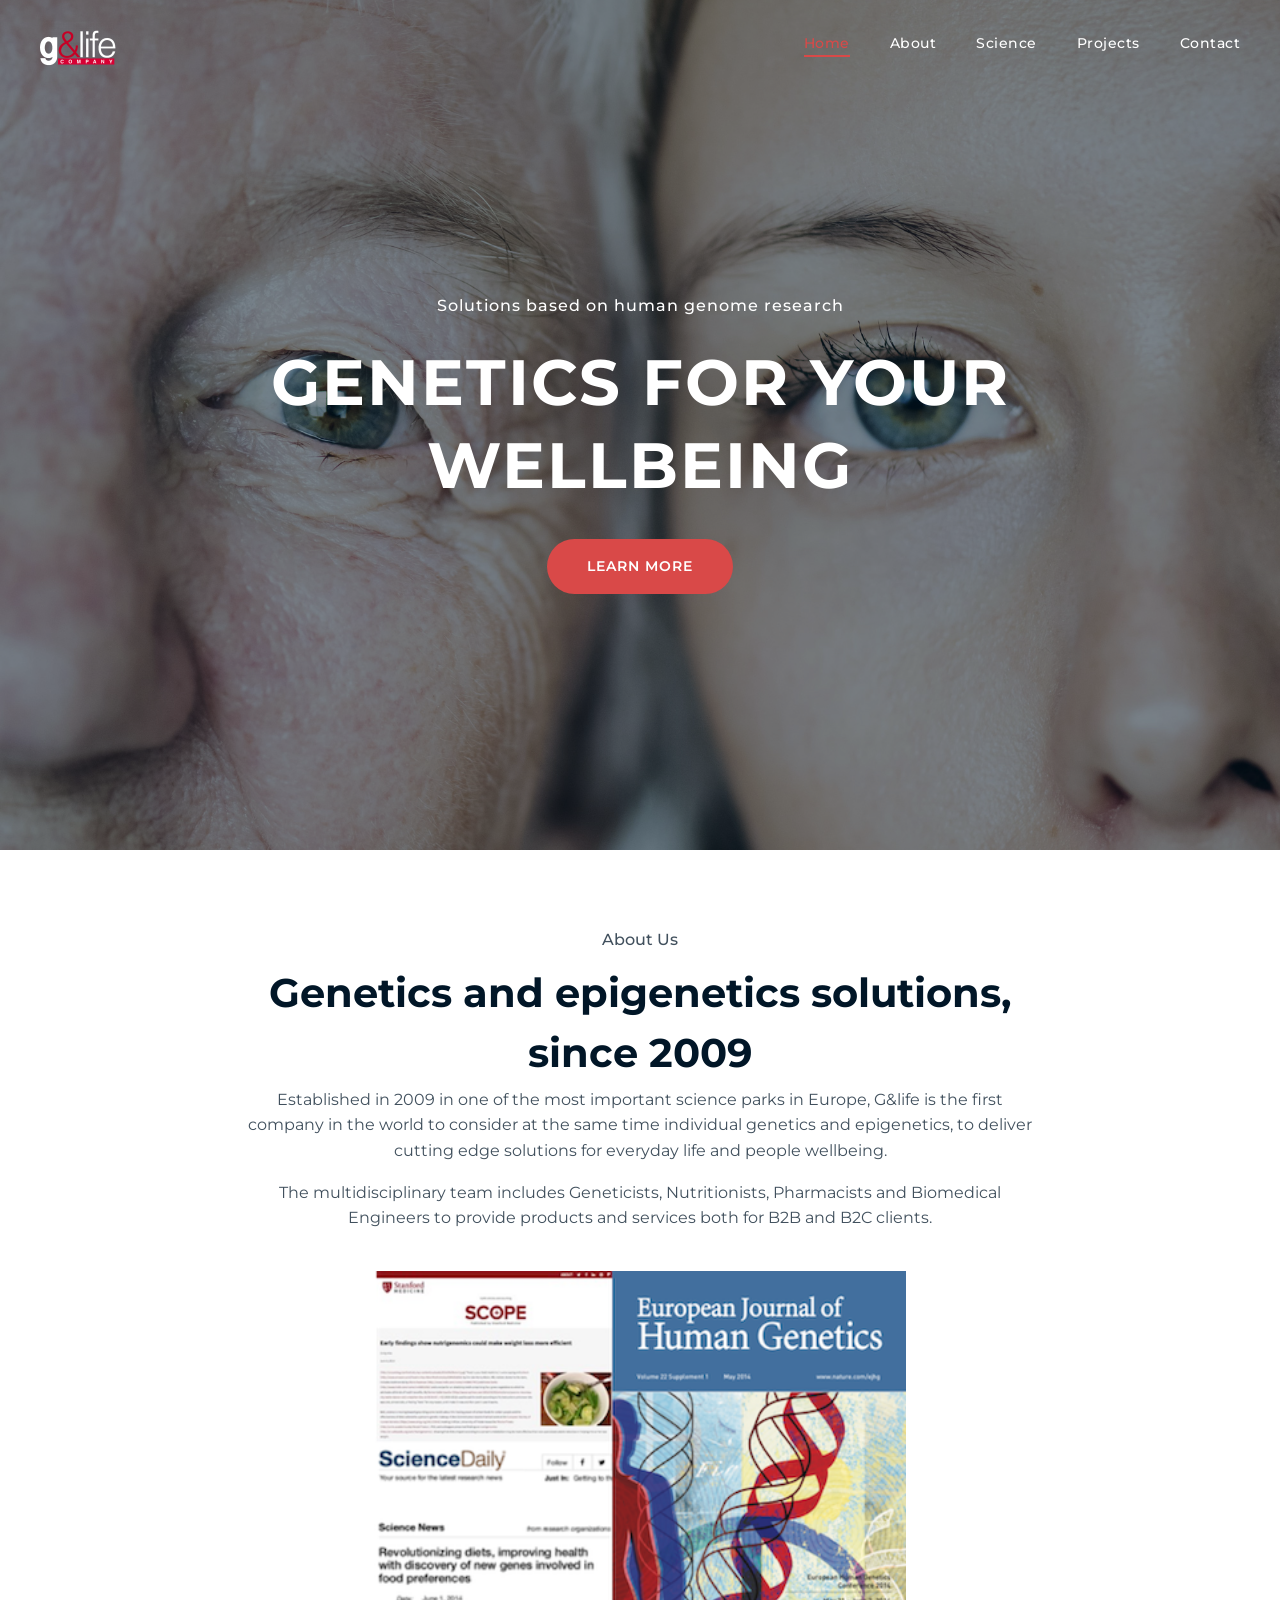
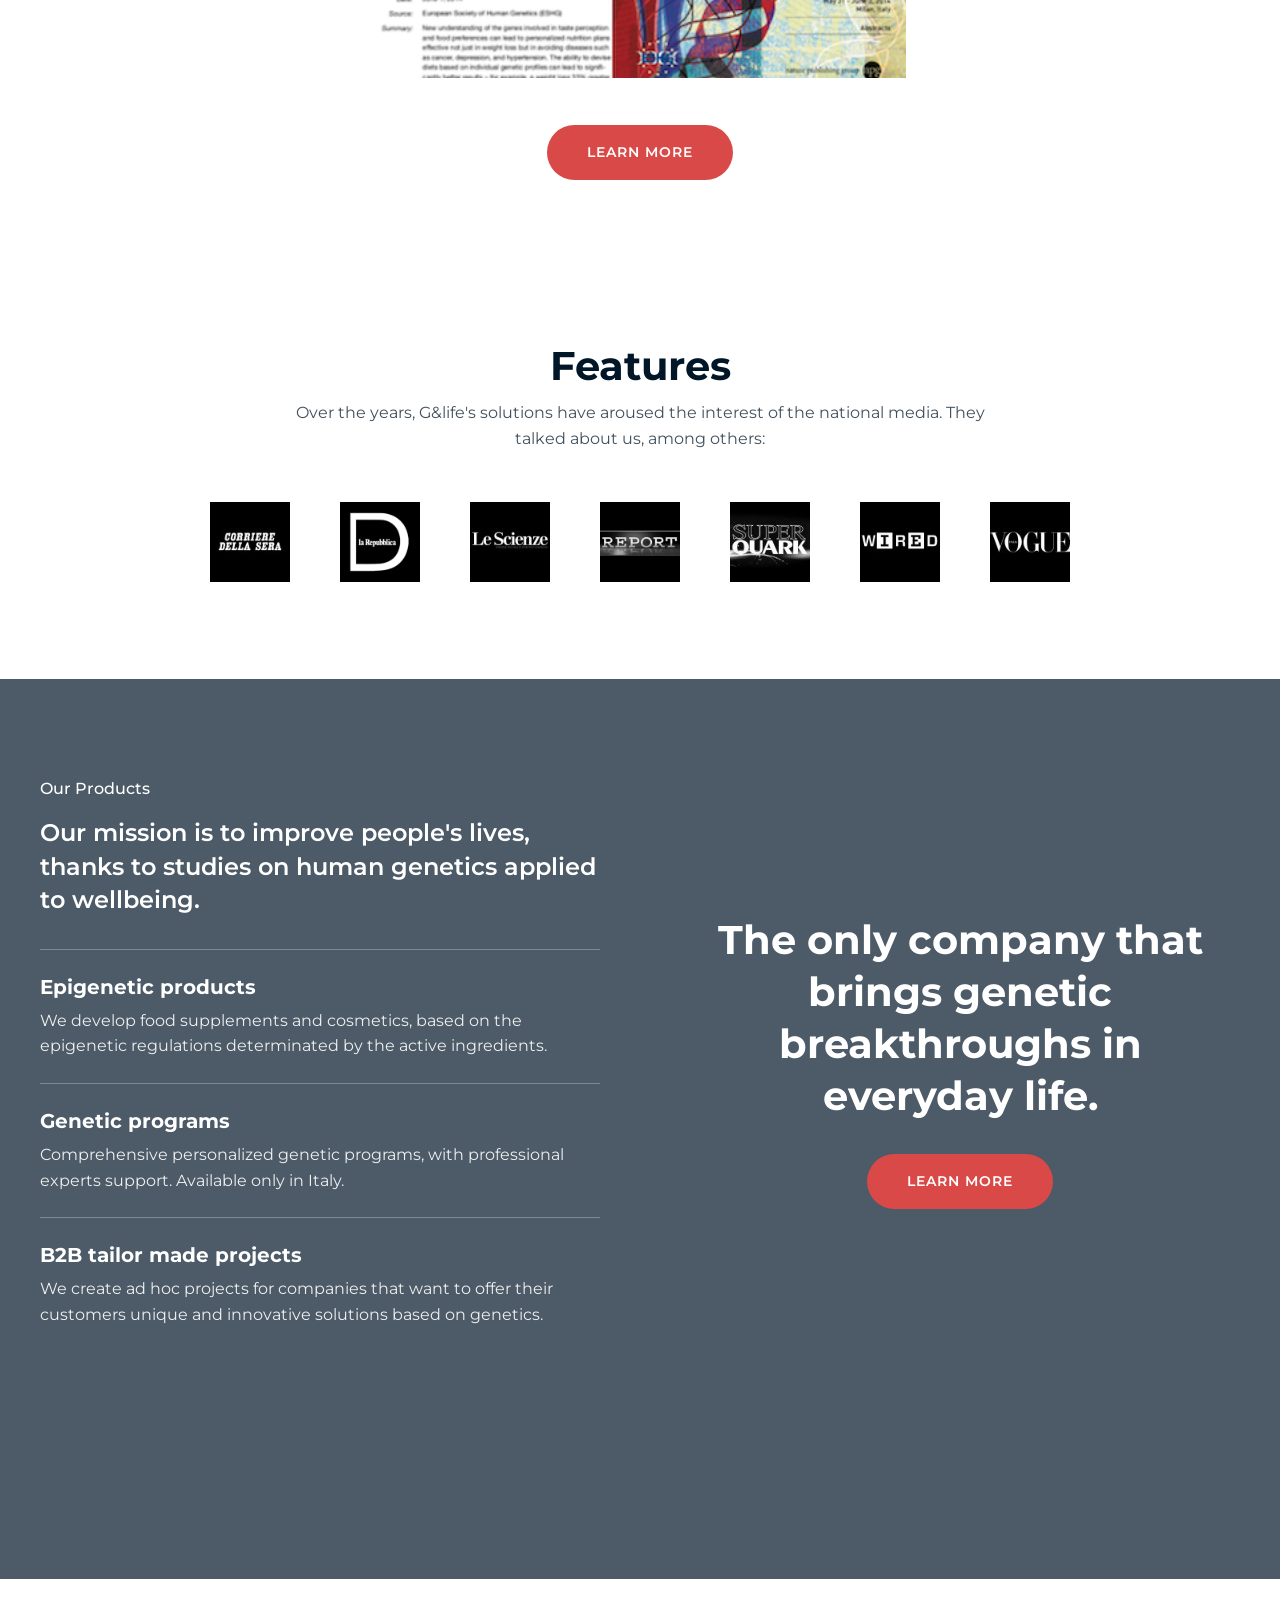
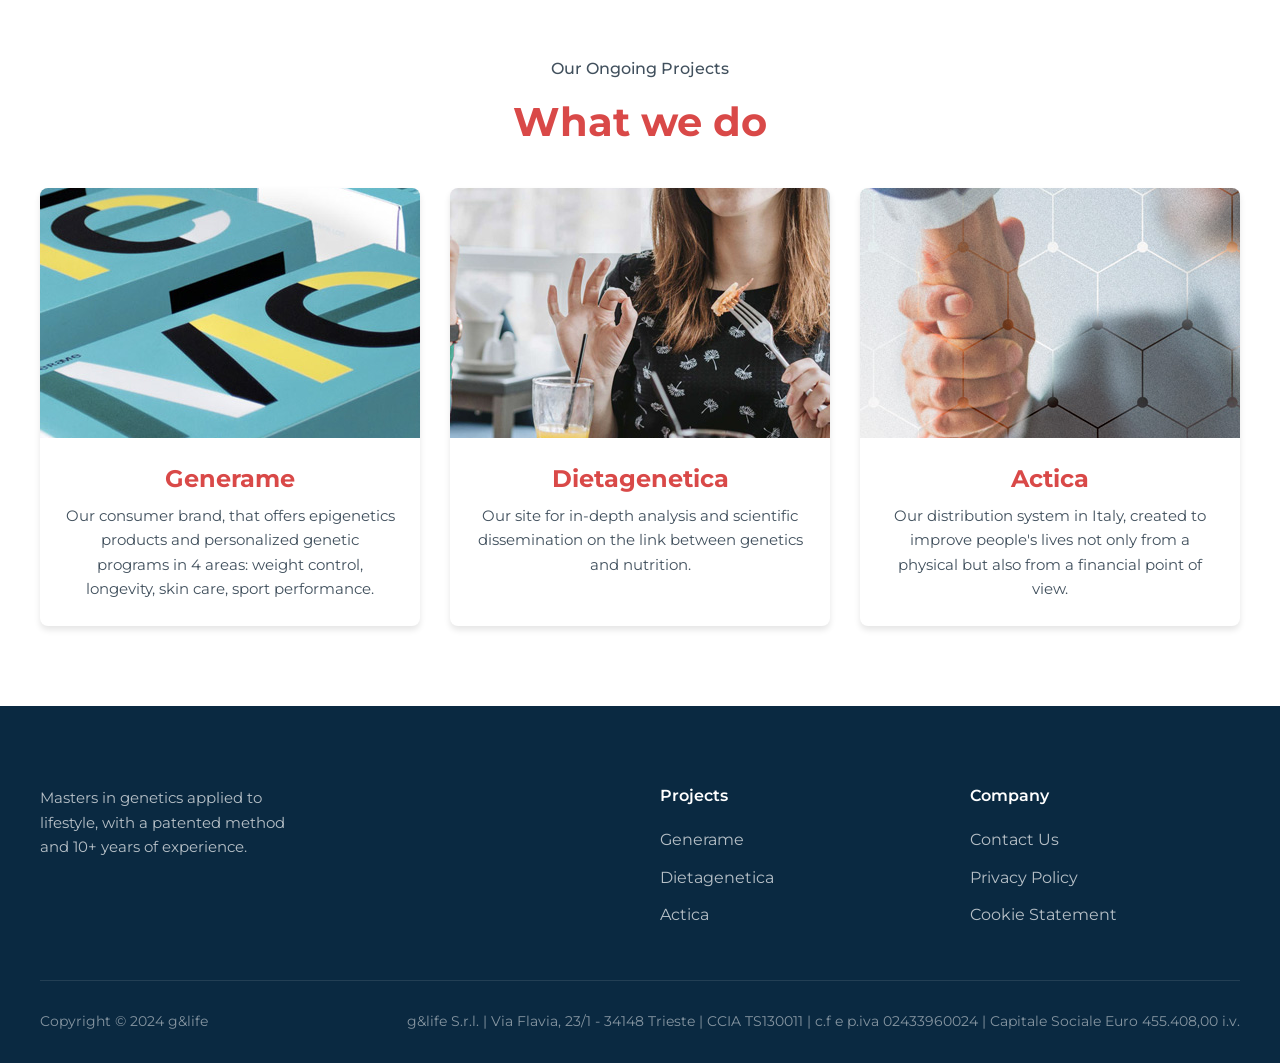
<file: index.html>
<!DOCTYPE html>
<html lang="en">
<head>
    <meta charset="UTF-8">
    <meta name="viewport" content="width=device-width, initial-scale=1.0">
    <meta name="description" content="g&life - Genetics for your wellbeing. The first company in the world to consider genetics and epigenetics for personal wellbeing.">
    <title>g&life - Genetics for your wellbeing</title>
    <link rel="stylesheet" href="css/style.css">
    <link rel="preconnect" href="https://fonts.googleapis.com">
    <link rel="preconnect" href="https://fonts.gstatic.com" crossorigin>
    <link href="https://fonts.googleapis.com/css2?family=Montserrat:wght@300;400;500;600;700&display=swap" rel="stylesheet">
</head>
<body>
    <!-- Navigation -->
    <nav class="navbar">
        <div class="container">
            <a href="index.html" class="logo">
                <img src="images/logo-bianco.png" alt="g&life" class="logo-img">
            </a>
            <button class="nav-toggle" aria-label="Toggle navigation">
                <span></span>
                <span></span>
                <span></span>
            </button>
            <ul class="nav-menu">
                <li><a href="index.html" class="active">Home</a></li>
                <li><a href="about.html">About</a></li>
                <li><a href="science.html">Science</a></li>
                <li><a href="projects.html">Projects</a></li>
                <li><a href="contact.html">Contact</a></li>
            </ul>
        </div>
    </nav>

    <!-- Hero Section -->
    <section class="hero">
        <div class="hero-inner">
            <h5 class="hero-subtitle">Solutions based on human genome research</h5>
            <h1 class="hero-title">GENETICS FOR YOUR WELLBEING</h1>
            <a href="#about" class="btn btn-primary">Learn More</a>
        </div>
    </section>

    <!-- About Section -->
    <section class="about-section" id="about">
        <div class="container">
            <h5 class="section-label">About Us</h5>
            <h2 class="section-title">Genetics and epigenetics solutions,</h2>
            <h2 class="section-title">since 2009</h2>
            <p class="about-text">Established in 2009 in one of the most important science parks in Europe, G&life is the first company in the world to consider at the same time individual genetics and epigenetics, to deliver cutting edge solutions for everyday life and people wellbeing.</p>
            <p class="about-text">The multidisciplinary team includes Geneticists, Nutritionists, Pharmacists and Biomedical Engineers to provide products and services both for B2B and B2C clients.</p>
            <div class="about-image">
                <img src="images/service.png" alt="g&life Services">
            </div>
            <a href="#products" class="btn btn-primary">Learn More</a>
        </div>
    </section>

    <!-- Features Section -->
    <section class="features-section">
        <div class="container">
            <h2 class="section-title">Features</h2>
            <p class="features-intro">Over the years, G&life's solutions have aroused the interest of the national media. They talked about us, among others:</p>
            <div class="media-logos">
                <div class="media-logo">
                    <img src="images/corriere-della-sera.jpg" alt="Corriere della Sera">
                </div>
                <div class="media-logo">
                    <img src="images/repubblica.png" alt="La Repubblica">
                </div>
                <div class="media-logo">
                    <img src="images/lescienze.jpg" alt="Le Scienze">
                </div>
                <div class="media-logo">
                    <img src="images/rai3-report.png" alt="RAI 3 Report">
                </div>
                <div class="media-logo">
                    <img src="images/superquark.jpg" alt="Superquark">
                </div>
                <div class="media-logo">
                    <img src="images/loghi.jpg" alt="Altri media">
                </div>
                <div class="media-logo">
                    <img src="images/vogue.jpg" alt="Vogue">
                </div>
            </div>
        </div>
    </section>

    <!-- Products Section -->
    <section class="products-section" id="products">
        <div class="container">
            <div class="products-grid">
                <div class="products-content">
                    <h5 class="section-label-light">Our Products</h5>
                    <h3 class="products-mission">Our mission is to improve people's lives, thanks to studies on human genetics applied to wellbeing.</h3>
                    <hr class="separator">
                    <h4>Epigenetic products</h4>
                    <p>We develop food supplements and cosmetics, based on the epigenetic regulations determinated by the active ingredients.</p>
                    <hr class="separator">
                    <h4>Genetic programs</h4>
                    <p>Comprehensive personalized genetic programs, with professional experts support. Available only in Italy.</p>
                    <hr class="separator">
                    <h4>B2B tailor made projects</h4>
                    <p>We create ad hoc projects for companies that want to offer their customers unique and innovative solutions based on genetics.</p>
                </div>
                <div class="products-cta">
                    <h2>The only company that brings genetic breakthroughs in everyday life.</h2>
                    <a href="about.html" class="btn btn-primary">Learn More</a>
                </div>
            </div>
        </div>
    </section>

    <!-- Projects Section -->
    <section class="projects-section" id="projects-home">
        <div class="container">
            <h5 class="section-label">Our Ongoing Projects</h5>
            <h2 class="section-title text-red">What we do</h2>
            <div class="projects-grid">
                <div class="project-card">
                    <div class="project-image">
                        <img src="images/generame.jpg" alt="Generame">
                    </div>
                    <div class="project-content">
                        <h3><a href="https://generame.com/">Generame</a></h3>
                        <p>Our consumer brand, that offers epigenetics products and personalized genetic programs in 4 areas: weight control, longevity, skin care, sport performance.</p>
                    </div>
                </div>
                <div class="project-card">
                    <div class="project-image">
                        <img src="images/dietagenetica.jpg" alt="Dietagenetica">
                    </div>
                    <div class="project-content">
                        <h3><a href="https://www.dietagenetica.it/">Dietagenetica</a></h3>
                        <p>Our site for in-depth analysis and scientific dissemination on the link between genetics and nutrition.</p>
                    </div>
                </div>
                <div class="project-card">
                    <div class="project-image">
                        <img src="images/actica.jpg" alt="Actica">
                    </div>
                    <div class="project-content">
                        <h3><a href="https://actica.it/">Actica</a></h3>
                        <p>Our distribution system in Italy, created to improve people's lives not only from a physical but also from a financial point of view.</p>
                    </div>
                </div>
            </div>
        </div>
    </section>

    <!-- Footer -->
    <footer class="footer">
        <div class="container">
            <div class="footer-content-new">
                <div class="footer-description">
                    <p>Masters in genetics applied to lifestyle, with a patented method and 10+ years of experience.</p>
                </div>
                <div class="footer-empty"></div>
                <div class="footer-projects">
                    <h4>Projects</h4>
                    <ul>
                        <li><a href="https://generame.com/">Generame</a></li>
                        <li><a href="https://www.dietagenetica.it/">Dietagenetica</a></li>
                        <li><a href="https://actica.it/">Actica</a></li>
                    </ul>
                </div>
                <div class="footer-company">
                    <h4>Company</h4>
                    <ul>
                        <li><a href="contact.html">Contact Us</a></li>
                        <li><a href="#">Privacy Policy</a></li>
                        <li><a href="#">Cookie Statement</a></li>
                    </ul>
                </div>
            </div>
            <div class="footer-bottom">
                <div class="footer-bottom-left">
                    <p>Copyright © 2024 g&life</p>
                </div>
                <div class="footer-bottom-right">
                    <p>g&life S.r.l. | Via Flavia, 23/1 - 34148 Trieste | CCIA TS130011 | c.f e p.iva 02433960024 | Capitale Sociale Euro 455.408,00 i.v.</p>
                </div>
            </div>
        </div>
    </footer>

    <script src="js/main.js"></script>
</body>
</html>
</file>
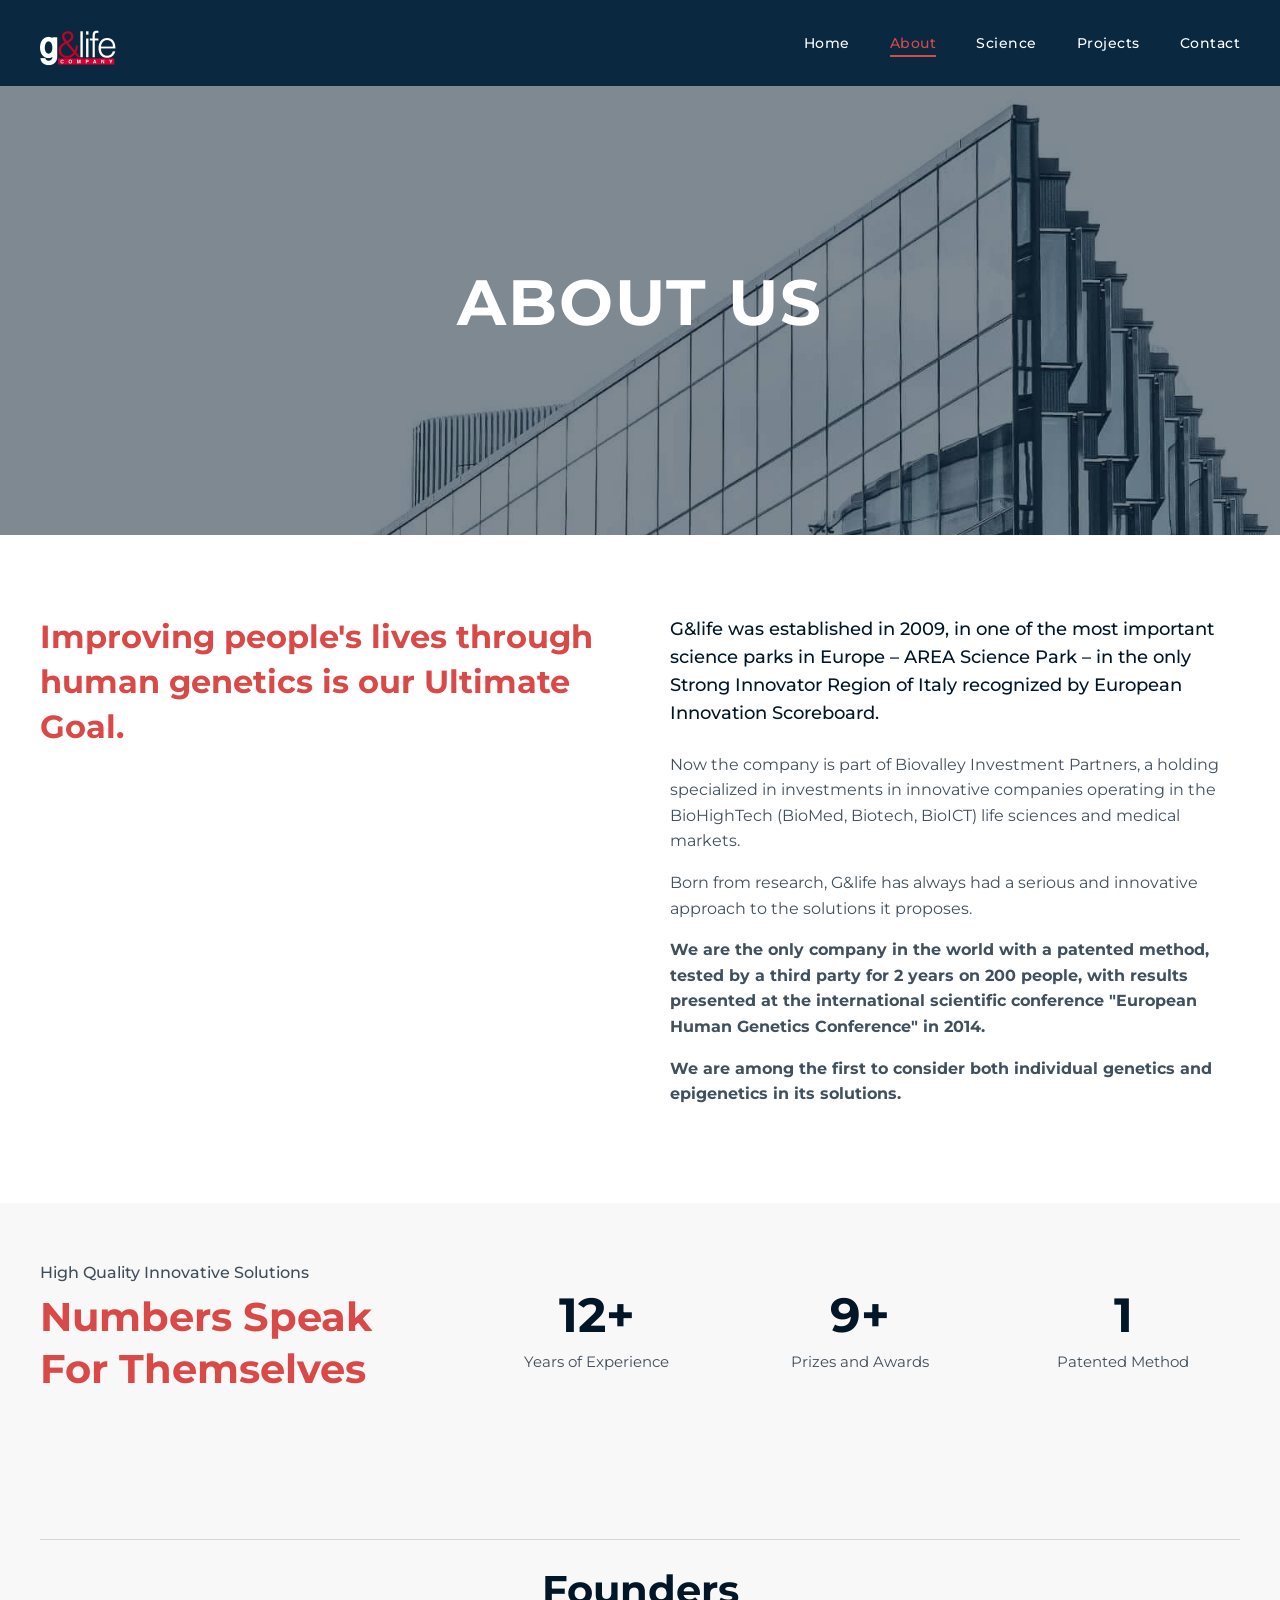
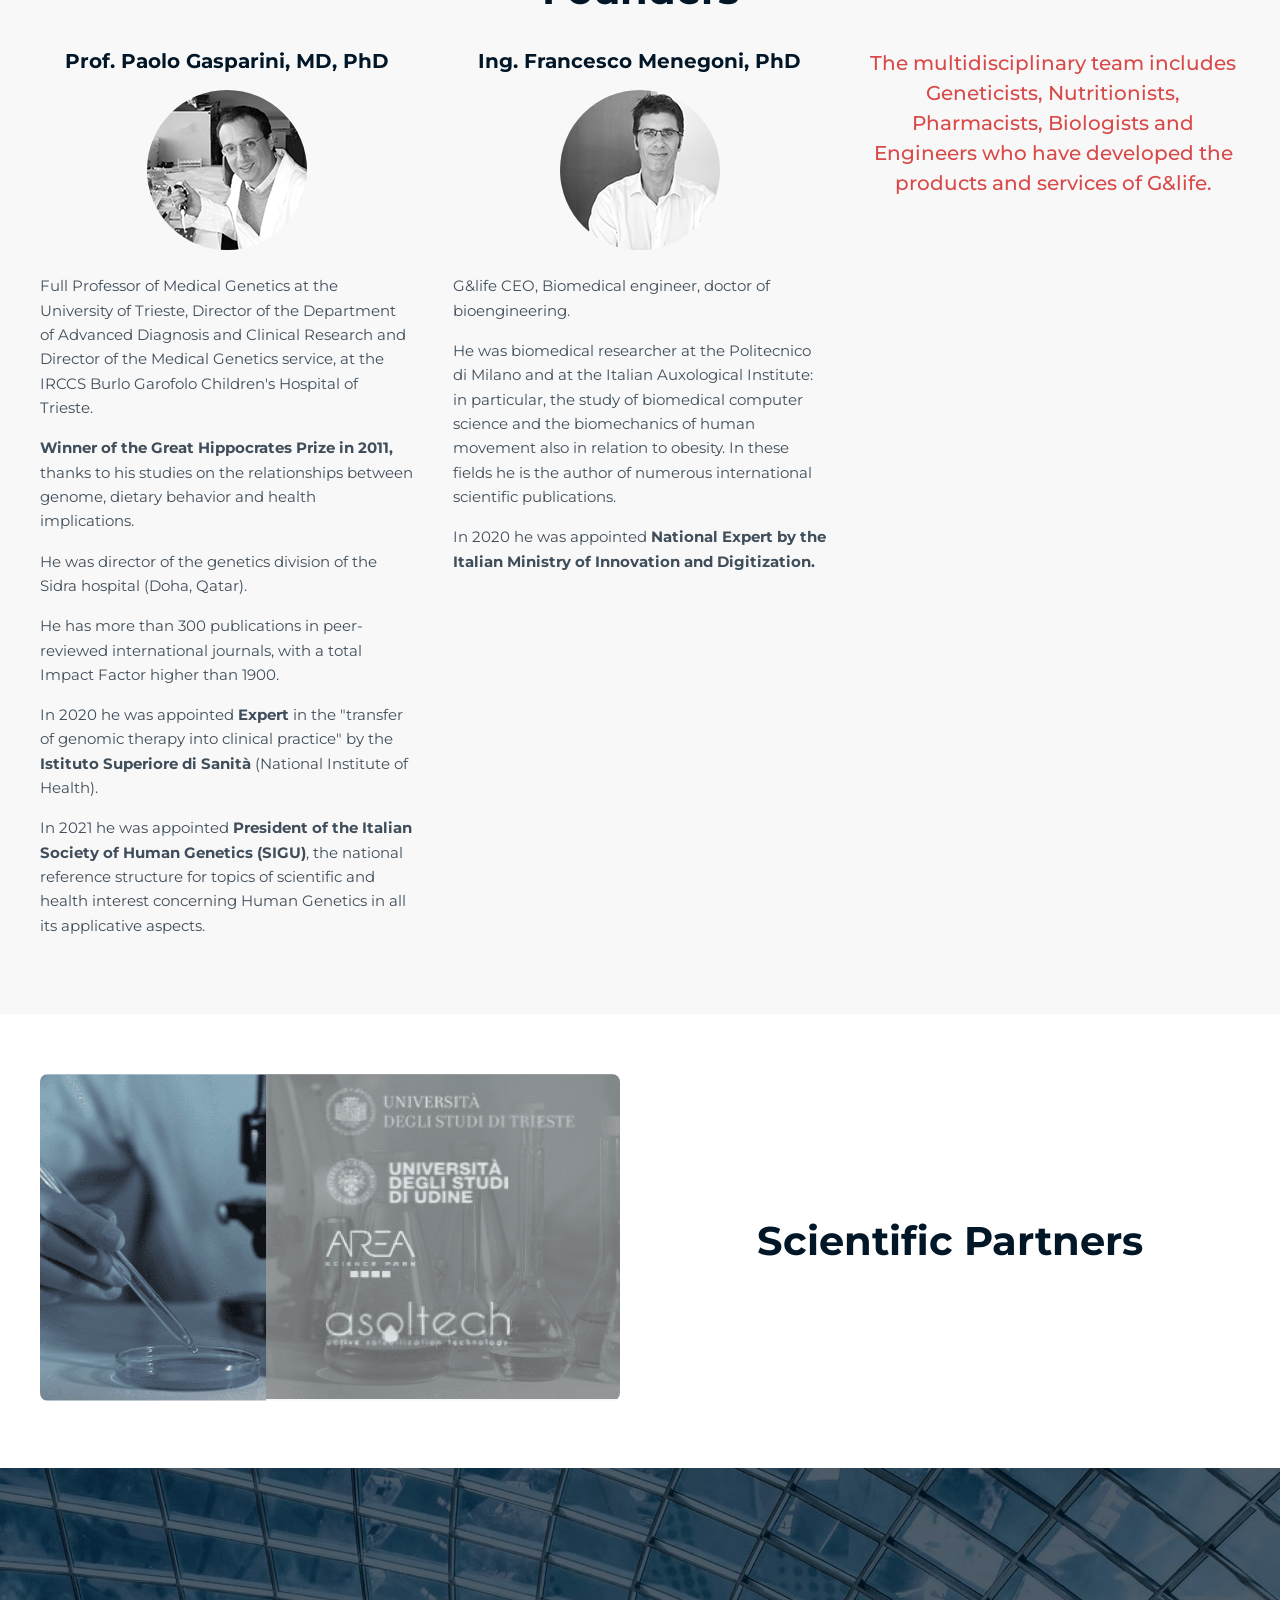
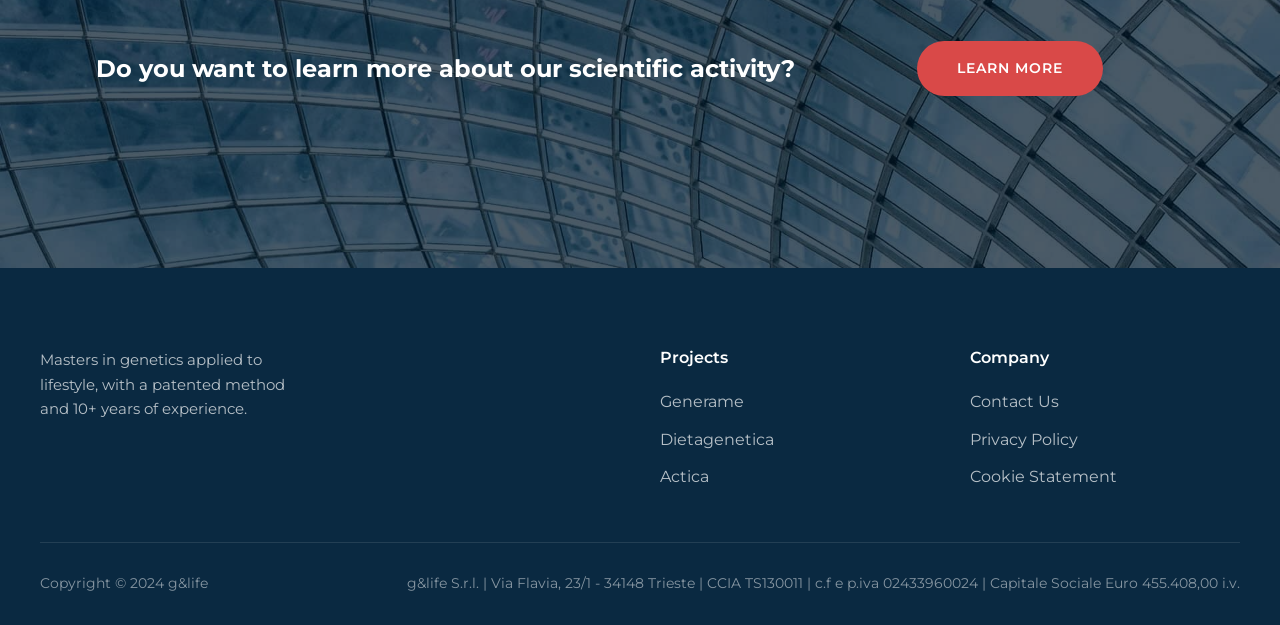
<file: about.html>
<!DOCTYPE html>
<html lang="en">
<head>
    <meta charset="UTF-8">
    <meta name="viewport" content="width=device-width, initial-scale=1.0">
    <meta name="description" content="About g&life - Improving people's lives through human genetics is our Ultimate Goal.">
    <title>About - g&life</title>
    <link rel="stylesheet" href="css/style.css">
    <link rel="preconnect" href="https://fonts.googleapis.com">
    <link rel="preconnect" href="https://fonts.gstatic.com" crossorigin>
    <link href="https://fonts.googleapis.com/css2?family=Montserrat:wght@300;400;500;600;700&display=swap" rel="stylesheet">
</head>
<body>
    <!-- Navigation -->
    <nav class="navbar navbar-dark">
        <div class="container">
            <a href="index.html" class="logo">
                <img src="images/logo-bianco.png" alt="g&life" class="logo-img">
            </a>
            <button class="nav-toggle" aria-label="Toggle navigation">
                <span></span>
                <span></span>
                <span></span>
            </button>
            <ul class="nav-menu">
                <li><a href="index.html">Home</a></li>
                <li><a href="about.html" class="active">About</a></li>
                <li><a href="science.html">Science</a></li>
                <li><a href="projects.html">Projects</a></li>
                <li><a href="contact.html">Contact</a></li>
            </ul>
        </div>
    </nav>

    <!-- Page Header -->
    <section class="page-header page-header-about">
        <div class="container">
            <h1>ABOUT US</h1>
        </div>
    </section>

    <!-- About Intro Section -->
    <section class="about-intro-section">
        <div class="container">
            <div class="about-intro-grid">
                <div class="about-intro-left">
                    <h2 class="text-red">Improving people's lives through human genetics is our Ultimate Goal.</h2>
                </div>
                <div class="about-intro-right">
                    <h3>G&life was established in 2009, in one of the most important science parks in Europe – AREA Science Park – in the only Strong Innovator Region of Italy recognized by European Innovation Scoreboard.</h3>
                    <p>Now the company is part of Biovalley Investment Partners, a holding specialized in investments in innovative companies operating in the BioHighTech (BioMed, Biotech, BioICT) life sciences and medical markets.</p>
                    <p>Born from research, G&life has always had a serious and innovative approach to the solutions it proposes.</p>
                    <p><strong>We are the only company in the world with a patented method, tested by a third party for 2 years on 200 people, with results presented at the international scientific conference "European Human Genetics Conference" in 2014.</strong></p>
                    <p><strong>We are among the first to consider both individual genetics and epigenetics in its solutions.</strong></p>
                </div>
            </div>
        </div>
    </section>

    <!-- Numbers Section -->
    <section class="numbers-section">
        <div class="container">
            <div class="numbers-grid">
                <div class="numbers-left">
                    <h5>High Quality Innovative Solutions</h5>
                    <h2 class="text-red">Numbers Speak For Themselves</h2>
                </div>
                <div class="numbers-right">
                    <div class="stats-grid">
                        <div class="stat-item">
                            <h2>12+</h2>
                            <p>Years of Experience</p>
                        </div>
                        <div class="stat-item">
                            <h2>9+</h2>
                            <p>Prizes and Awards</p>
                        </div>
                        <div class="stat-item">
                            <h2>1</h2>
                            <p>Patented Method</p>
                        </div>
                    </div>
                </div>
            </div>
        </div>
    </section>

    <!-- Founders Section -->
    <section class="founders-section">
        <div class="container">
            <hr class="separator">
            <h2 class="section-title-center">Founders</h2>
            <div class="founders-grid">
                <div class="founder-card">
                    <h4>Prof. Paolo Gasparini, MD, PhD</h4>
                    <div class="founder-image">
                        <img src="images/gasparini.png" alt="Prof. Paolo Gasparini">
                    </div>
                    <p>Full Professor of Medical Genetics at the University of Trieste, Director of the Department of Advanced Diagnosis and Clinical Research and Director of the Medical Genetics service, at the IRCCS Burlo Garofolo Children's Hospital of Trieste.</p>
                    <p><strong>Winner of the Great Hippocrates Prize in 2011,</strong> thanks to his studies on the relationships between genome, dietary behavior and health implications.</p>
                    <p>He was director of the genetics division of the Sidra hospital (Doha, Qatar).</p>
                    <p>He has more than 300 publications in peer-reviewed international journals, with a total Impact Factor higher than 1900.</p>
                    <p>In 2020 he was appointed <strong>Expert</strong> in the "transfer of genomic therapy into clinical practice" by the <strong>Istituto Superiore di Sanità</strong> (National Institute of Health).</p>
                    <p>In 2021 he was appointed <strong>President of the Italian Society of Human Genetics (SIGU)</strong>, the national reference structure for topics of scientific and health interest concerning Human Genetics in all its applicative aspects.</p>
                </div>
                <div class="founder-card">
                    <h4>Ing. Francesco Menegoni, PhD</h4>
                    <div class="founder-image">
                        <img src="images/menegoni.png" alt="Ing. Francesco Menegoni">
                    </div>
                    <p>G&life CEO, Biomedical engineer, doctor of bioengineering.</p>
                    <p>He was biomedical researcher at the Politecnico di Milano and at the Italian Auxological Institute: in particular, the study of biomedical computer science and the biomechanics of human movement also in relation to obesity. In these fields he is the author of numerous international scientific publications.</p>
                    <p>In 2020 he was appointed <strong>National Expert by the Italian Ministry of Innovation and Digitization.</strong></p>
                </div>
                <div class="founder-card team-description">
                    <h3 class="text-red">The multidisciplinary team includes Geneticists, Nutritionists, Pharmacists, Biologists and Engineers who have developed the products and services of G&life.</h3>
                </div>
            </div>
        </div>
    </section>

    <!-- Partners Section -->
    <section class="partners-section">
        <div class="container">
            <div class="partners-grid">
                <div class="partners-image">
                    <img src="images/partner.jpg" alt="Scientific Partners">
                </div>
                <div class="partners-text">
                    <h2>Scientific Partners</h2>
                </div>
            </div>
        </div>
    </section>

    <!-- CTA Section -->
    <section class="cta-section">
        <div class="container">
            <div class="cta-grid">
                <div class="cta-text">
                    <h3>Do you want to learn more about our scientific activity?</h3>
                </div>
                <div class="cta-button">
                    <a href="science.html" class="btn btn-primary">Learn More</a>
                </div>
            </div>
        </div>
    </section>

    <!-- Footer -->
    <footer class="footer">
        <div class="container">
            <div class="footer-content-new">
                <div class="footer-description">
                    <p>Masters in genetics applied to lifestyle, with a patented method and 10+ years of experience.</p>
                </div>
                <div class="footer-empty"></div>
                <div class="footer-projects">
                    <h4>Projects</h4>
                    <ul>
                        <li><a href="https://generame.com/">Generame</a></li>
                        <li><a href="https://www.dietagenetica.it/">Dietagenetica</a></li>
                        <li><a href="https://actica.it/">Actica</a></li>
                    </ul>
                </div>
                <div class="footer-company">
                    <h4>Company</h4>
                    <ul>
                        <li><a href="contact.html">Contact Us</a></li>
                        <li><a href="#">Privacy Policy</a></li>
                        <li><a href="#">Cookie Statement</a></li>
                    </ul>
                </div>
            </div>
            <div class="footer-bottom">
                <div class="footer-bottom-left">
                    <p>Copyright © 2024 g&life</p>
                </div>
                <div class="footer-bottom-right">
                    <p>g&life S.r.l. | Via Flavia, 23/1 - 34148 Trieste | CCIA TS130011 | c.f e p.iva 02433960024 | Capitale Sociale Euro 455.408,00 i.v.</p>
                </div>
            </div>
        </div>
    </footer>

    <script src="js/main.js"></script>
</body>
</html>
</file>
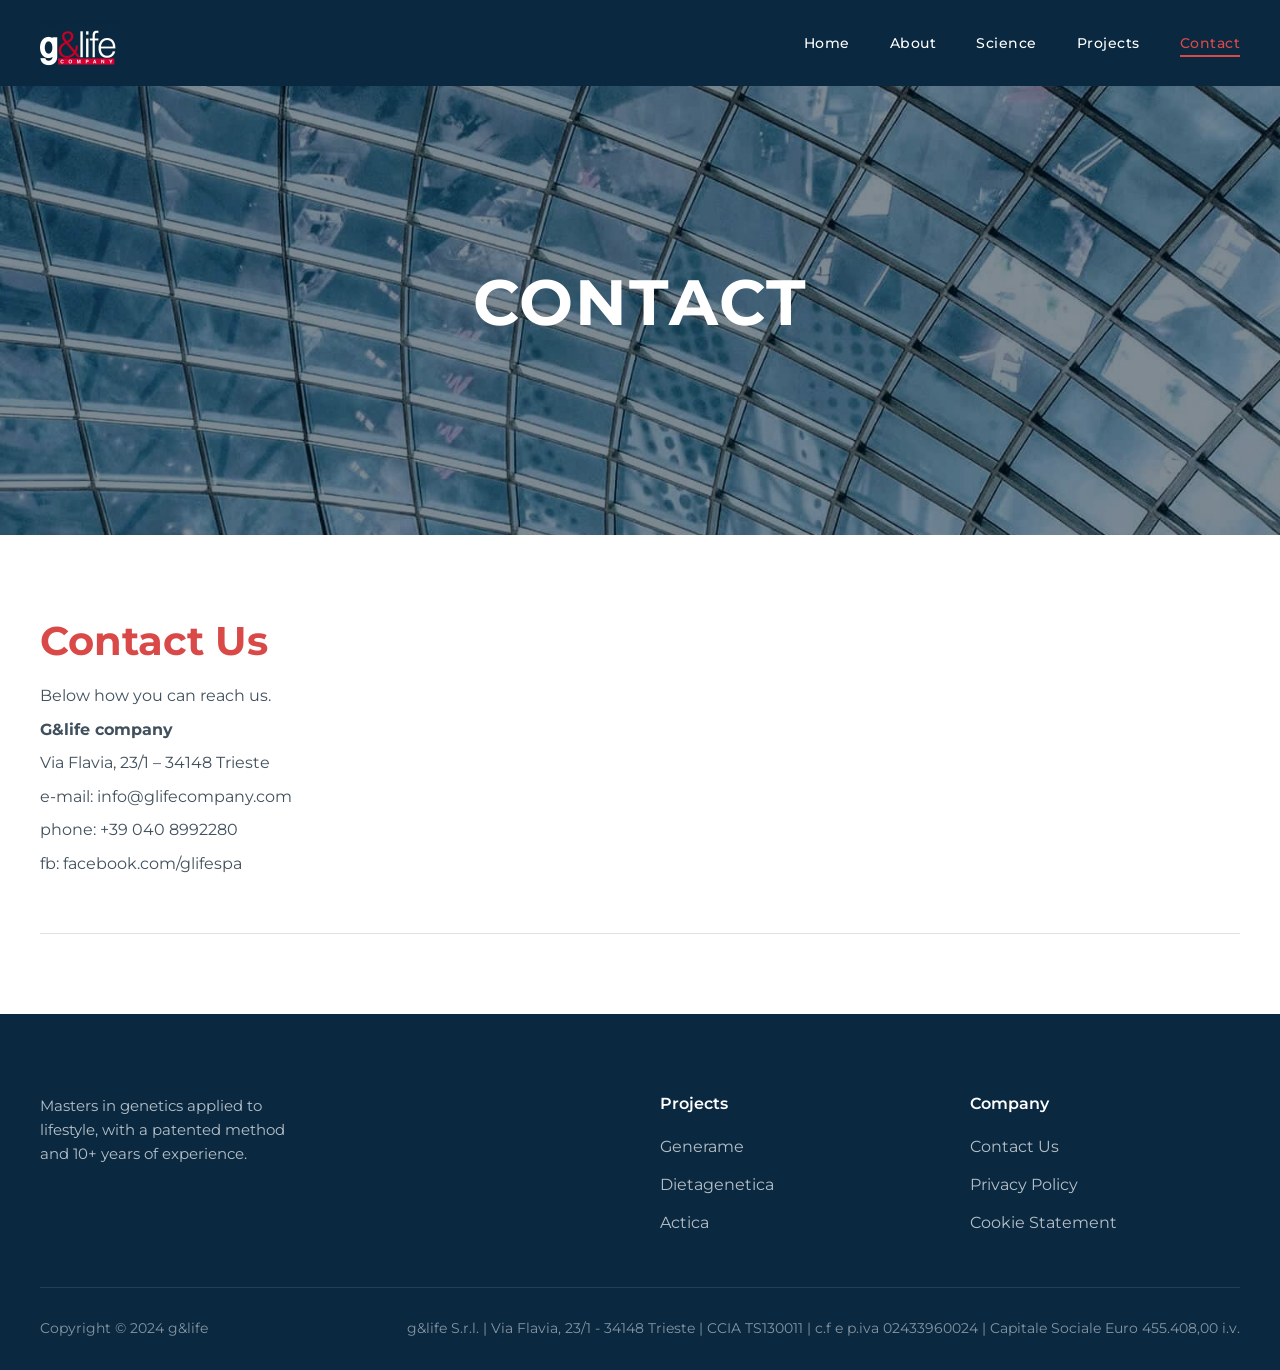
<file: contact.html>
<!DOCTYPE html>
<html lang="en">
<head>
    <meta charset="UTF-8">
    <meta name="viewport" content="width=device-width, initial-scale=1.0">
    <meta name="description" content="Contact g&life - Reach us at Via Flavia, 23/1 - 34148 Trieste, Italy.">
    <title>Contact - g&life</title>
    <link rel="stylesheet" href="css/style.css">
    <link rel="preconnect" href="https://fonts.googleapis.com">
    <link rel="preconnect" href="https://fonts.gstatic.com" crossorigin>
    <link href="https://fonts.googleapis.com/css2?family=Montserrat:wght@300;400;500;600;700&display=swap" rel="stylesheet">
</head>
<body>
    <!-- Navigation -->
    <nav class="navbar navbar-dark">
        <div class="container">
            <a href="index.html" class="logo">
                <img src="images/logo-bianco.png" alt="g&life" class="logo-img">
            </a>
            <button class="nav-toggle" aria-label="Toggle navigation">
                <span></span>
                <span></span>
                <span></span>
            </button>
            <ul class="nav-menu">
                <li><a href="index.html">Home</a></li>
                <li><a href="about.html">About</a></li>
                <li><a href="science.html">Science</a></li>
                <li><a href="projects.html">Projects</a></li>
                <li><a href="contact.html" class="active">Contact</a></li>
            </ul>
        </div>
    </nav>

    <!-- Page Header -->
    <section class="page-header page-header-contact">
        <div class="container">
            <h1>CONTACT</h1>
        </div>
    </section>

    <!-- Contact Section -->
    <section class="contact-content-section">
        <div class="container">
            <div class="contact-grid-simple">
                <div class="contact-info-column">
                    <h2 class="text-red">Contact Us</h2>
                    <p>Below how you can reach us.</p>

                    <p><strong>G&life company</strong></p>
                    <p>Via Flavia, 23/1 – 34148 Trieste</p>
                    <p>e-mail: info@glifecompany.com</p>
                    <p>phone: +39 040 8992280</p>
                    <p>fb: facebook.com/glifespa</p>
                </div>
                <div class="contact-empty-column"></div>
            </div>
            <hr class="contact-separator">
        </div>
    </section>

    <!-- Footer -->
    <footer class="footer">
        <div class="container">
            <div class="footer-content-new">
                <div class="footer-description">
                    <p>Masters in genetics applied to lifestyle, with a patented method and 10+ years of experience.</p>
                </div>
                <div class="footer-empty"></div>
                <div class="footer-projects">
                    <h4>Projects</h4>
                    <ul>
                        <li><a href="https://generame.com/">Generame</a></li>
                        <li><a href="https://www.dietagenetica.it/">Dietagenetica</a></li>
                        <li><a href="https://actica.it/">Actica</a></li>
                    </ul>
                </div>
                <div class="footer-company">
                    <h4>Company</h4>
                    <ul>
                        <li><a href="contact.html">Contact Us</a></li>
                        <li><a href="#">Privacy Policy</a></li>
                        <li><a href="#">Cookie Statement</a></li>
                    </ul>
                </div>
            </div>
            <div class="footer-bottom">
                <div class="footer-bottom-left">
                    <p>Copyright © 2024 g&life</p>
                </div>
                <div class="footer-bottom-right">
                    <p>g&life S.r.l. | Via Flavia, 23/1 - 34148 Trieste | CCIA TS130011 | c.f e p.iva 02433960024 | Capitale Sociale Euro 455.408,00 i.v.</p>
                </div>
            </div>
        </div>
    </footer>

    <script src="js/main.js"></script>
</body>
</html>
</file>
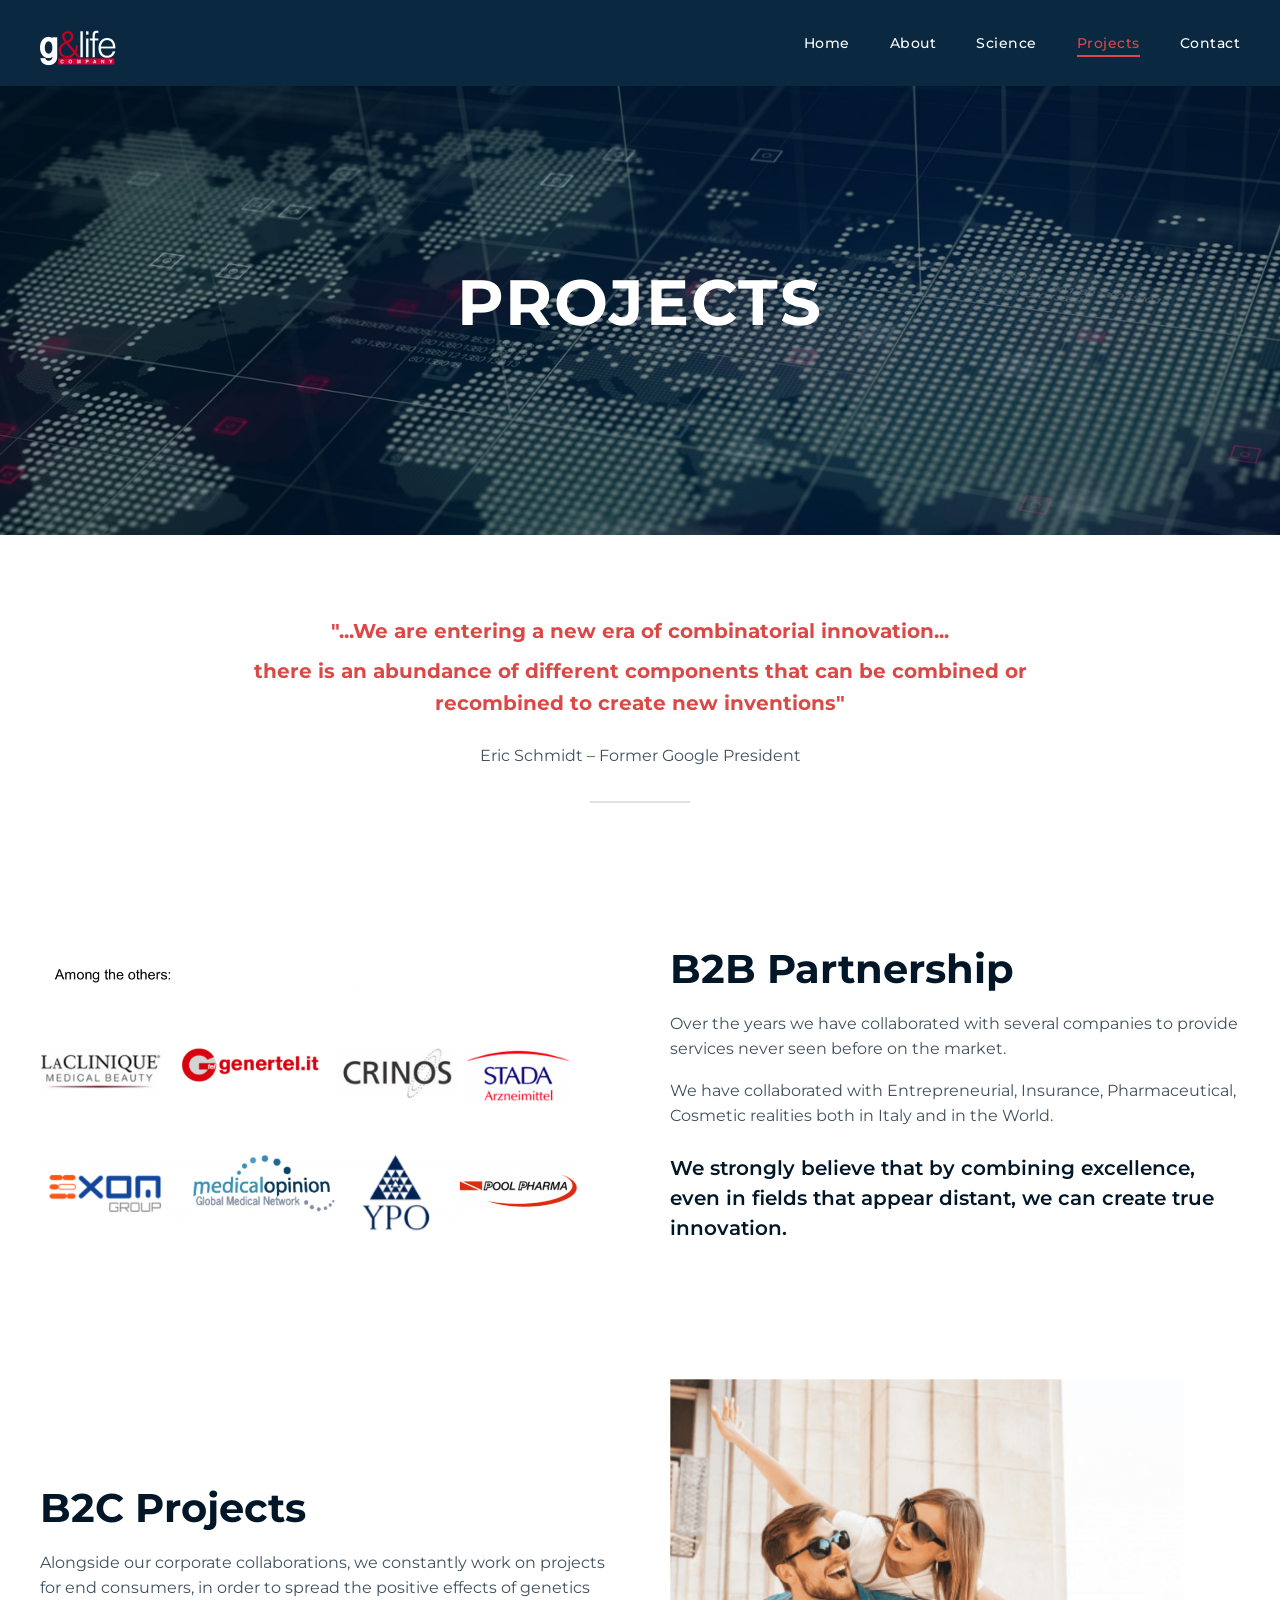
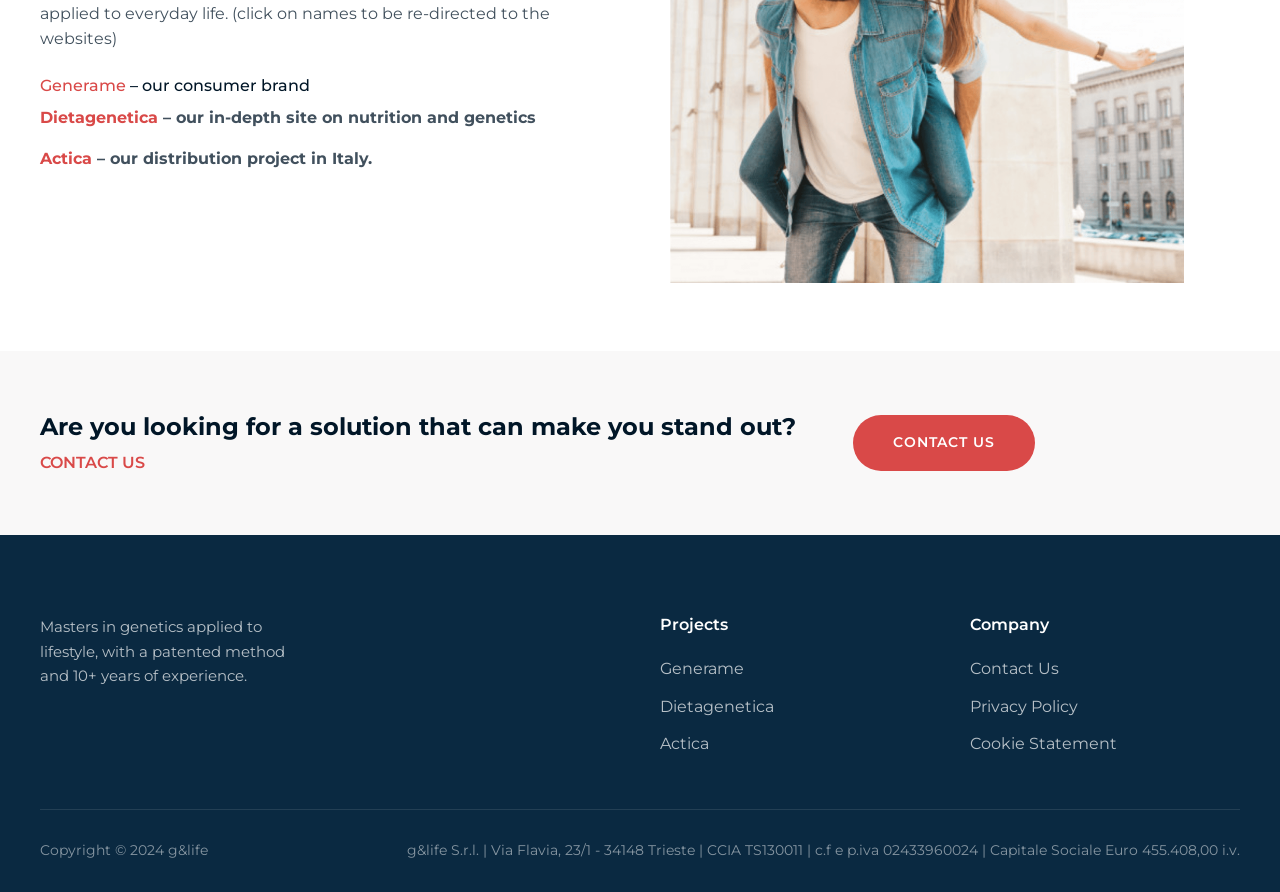
<file: projects.html>
<!DOCTYPE html>
<html lang="en">
<head>
    <meta charset="UTF-8">
    <meta name="viewport" content="width=device-width, initial-scale=1.0">
    <meta name="description" content="Projects - g&life B2C and B2B projects in genetics and epigenetics.">
    <title>Projects - g&life</title>
    <link rel="stylesheet" href="css/style.css">
    <link rel="preconnect" href="https://fonts.googleapis.com">
    <link rel="preconnect" href="https://fonts.gstatic.com" crossorigin>
    <link href="https://fonts.googleapis.com/css2?family=Montserrat:wght@300;400;500;600;700&display=swap" rel="stylesheet">
</head>
<body>
    <!-- Navigation -->
    <nav class="navbar navbar-dark">
        <div class="container">
            <a href="index.html" class="logo">
                <img src="images/logo-bianco.png" alt="g&life" class="logo-img">
            </a>
            <button class="nav-toggle" aria-label="Toggle navigation">
                <span></span>
                <span></span>
                <span></span>
            </button>
            <ul class="nav-menu">
                <li><a href="index.html">Home</a></li>
                <li><a href="about.html">About</a></li>
                <li><a href="science.html">Science</a></li>
                <li><a href="projects.html" class="active">Projects</a></li>
                <li><a href="contact.html">Contact</a></li>
            </ul>
        </div>
    </nav>

    <!-- Page Header -->
    <section class="page-header page-header-projects">
        <div class="container">
            <h1>Projects</h1>
        </div>
    </section>

    <!-- Quote Section -->
    <section class="quote-section">
        <div class="container">
            <blockquote>
                <p class="text-red"><strong>"...We are entering a new era of combinatorial innovation...</strong></p>
                <p class="text-red"><strong>there is an abundance of different components that can be combined or recombined to create new inventions"</strong></p>
                <cite>Eric Schmidt – Former Google President</cite>
            </blockquote>
            <hr class="quote-separator">
        </div>
    </section>

    <!-- B2B Partnership Section -->
    <section class="b2b-section">
        <div class="container">
            <div class="b2b-grid">
                <div class="b2b-image">
                    <img src="images/collab.png" alt="B2B Partners">
                </div>
                <div class="b2b-content">
                    <h2>B2B Partnership</h2>
                    <p>Over the years we have collaborated with several companies to provide services never seen before on the market.</p>
                    <p>We have collaborated with Entrepreneurial, Insurance, Pharmaceutical, Cosmetic realities both in Italy and in the World.</p>
                    <h4>We strongly believe that by combining excellence, even in fields that appear distant, we can create true innovation.</h4>
                </div>
            </div>
        </div>
    </section>

    <!-- B2C Projects Section -->
    <section class="b2c-section">
        <div class="container">
            <div class="b2c-grid">
                <div class="b2c-content">
                    <h2>B2C Projects</h2>
                    <p>Alongside our corporate collaborations, we constantly work on projects for end consumers, in order to spread the positive effects of genetics applied to everyday life. (click on names to be re-directed to the websites)</p>
                    <h5><a href="https://generame.com/">Generame</a> – our consumer brand</h5>
                    <p><strong><a href="https://www.dietagenetica.it/">Dietagenetica</a> – our in-depth site on nutrition and genetics</strong></p>
                    <p><strong><a href="https://actica.it/">Actica</a> – our distribution project in Italy.</strong></p>
                </div>
                <div class="b2c-image">
                    <img src="images/people.png" alt="B2C Projects">
                </div>
            </div>
        </div>
    </section>

    <!-- CTA Section -->
    <section class="cta-section-light">
        <div class="container">
            <div class="cta-grid">
                <div class="cta-text-dark">
                    <h3>Are you looking for a solution that can make you stand out?</h3>
                    <p><a href="contact.html">CONTACT US</a></p>
                </div>
                <div class="cta-button">
                    <a href="contact.html" class="btn btn-primary">Contact us</a>
                </div>
            </div>
        </div>
    </section>

    <!-- Footer -->
    <footer class="footer">
        <div class="container">
            <div class="footer-content-new">
                <div class="footer-description">
                    <p>Masters in genetics applied to lifestyle, with a patented method and 10+ years of experience.</p>
                </div>
                <div class="footer-empty"></div>
                <div class="footer-projects">
                    <h4>Projects</h4>
                    <ul>
                        <li><a href="https://generame.com/">Generame</a></li>
                        <li><a href="https://www.dietagenetica.it/">Dietagenetica</a></li>
                        <li><a href="https://actica.it/">Actica</a></li>
                    </ul>
                </div>
                <div class="footer-company">
                    <h4>Company</h4>
                    <ul>
                        <li><a href="contact.html">Contact Us</a></li>
                        <li><a href="#">Privacy Policy</a></li>
                        <li><a href="#">Cookie Statement</a></li>
                    </ul>
                </div>
            </div>
            <div class="footer-bottom">
                <div class="footer-bottom-left">
                    <p>Copyright © 2024 g&life</p>
                </div>
                <div class="footer-bottom-right">
                    <p>g&life S.r.l. | Via Flavia, 23/1 - 34148 Trieste | CCIA TS130011 | c.f e p.iva 02433960024 | Capitale Sociale Euro 455.408,00 i.v.</p>
                </div>
            </div>
        </div>
    </footer>

    <script src="js/main.js"></script>
</body>
</html>
</file>
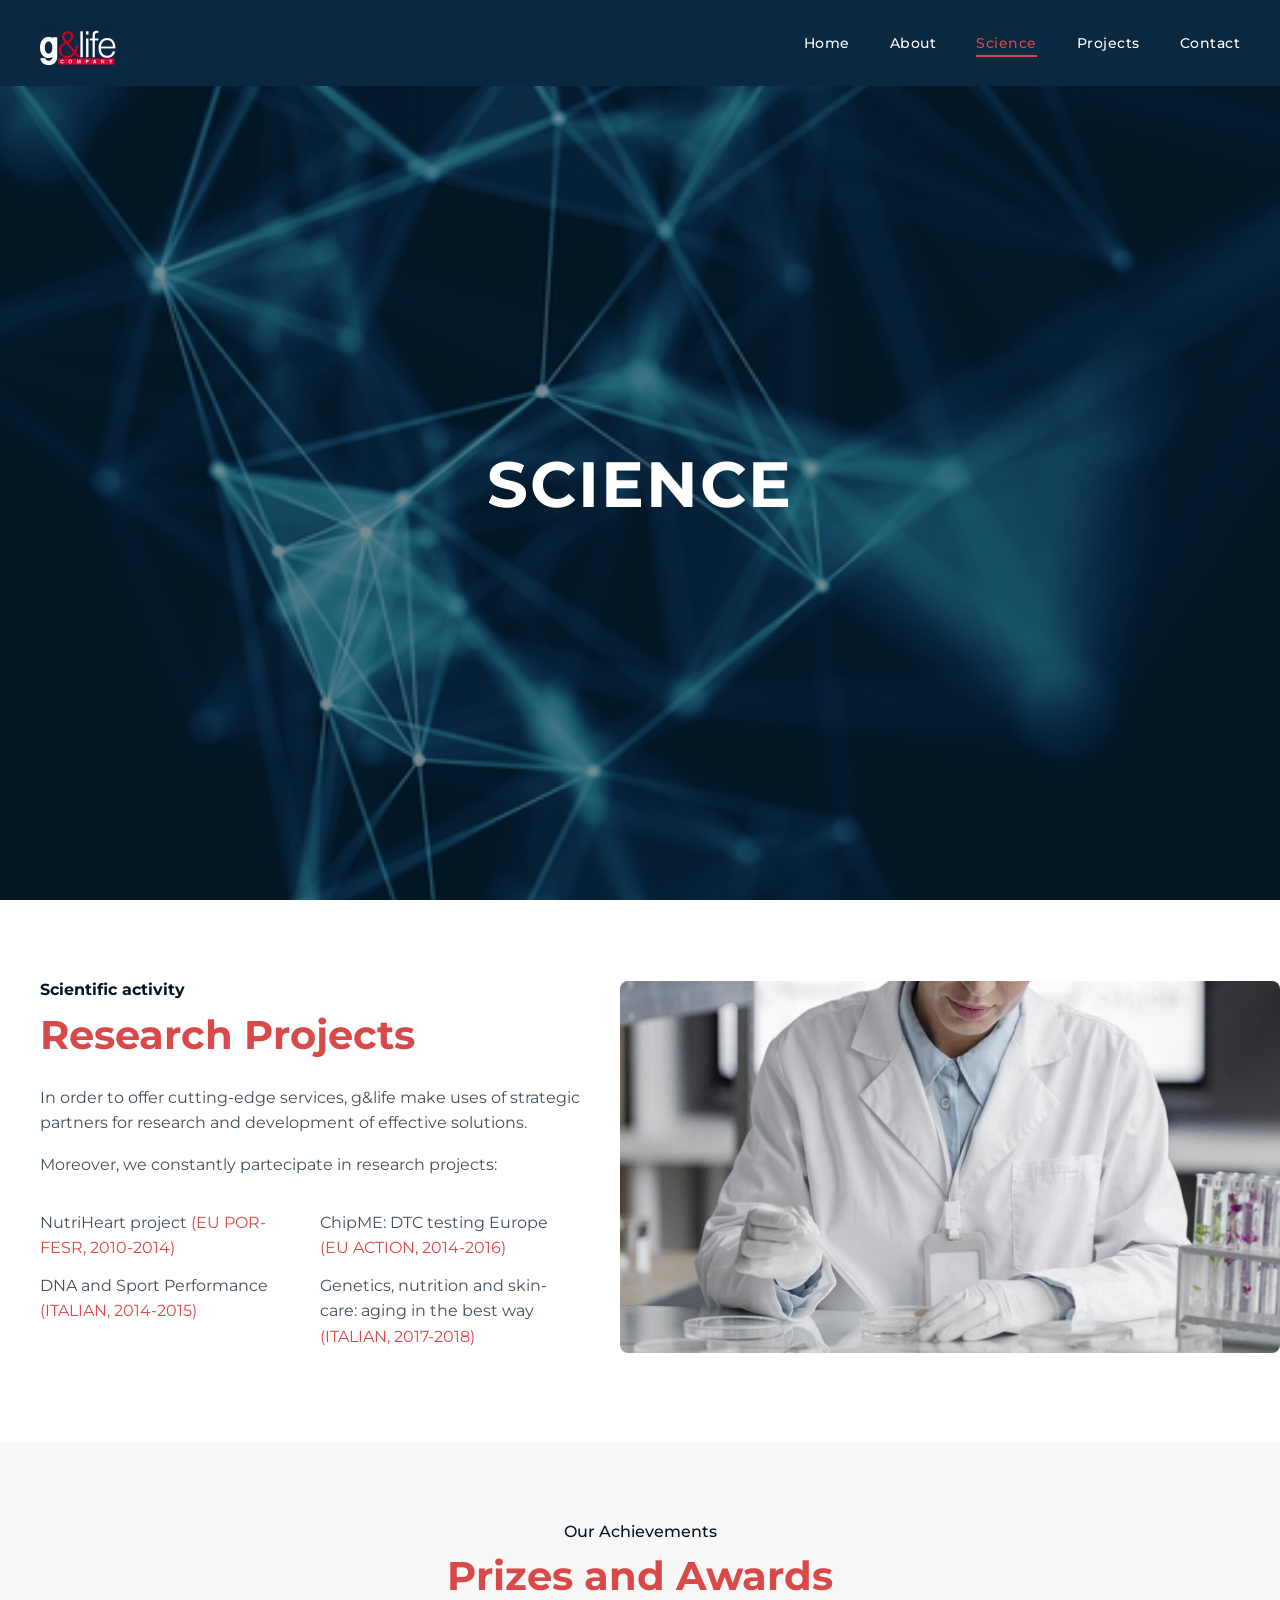
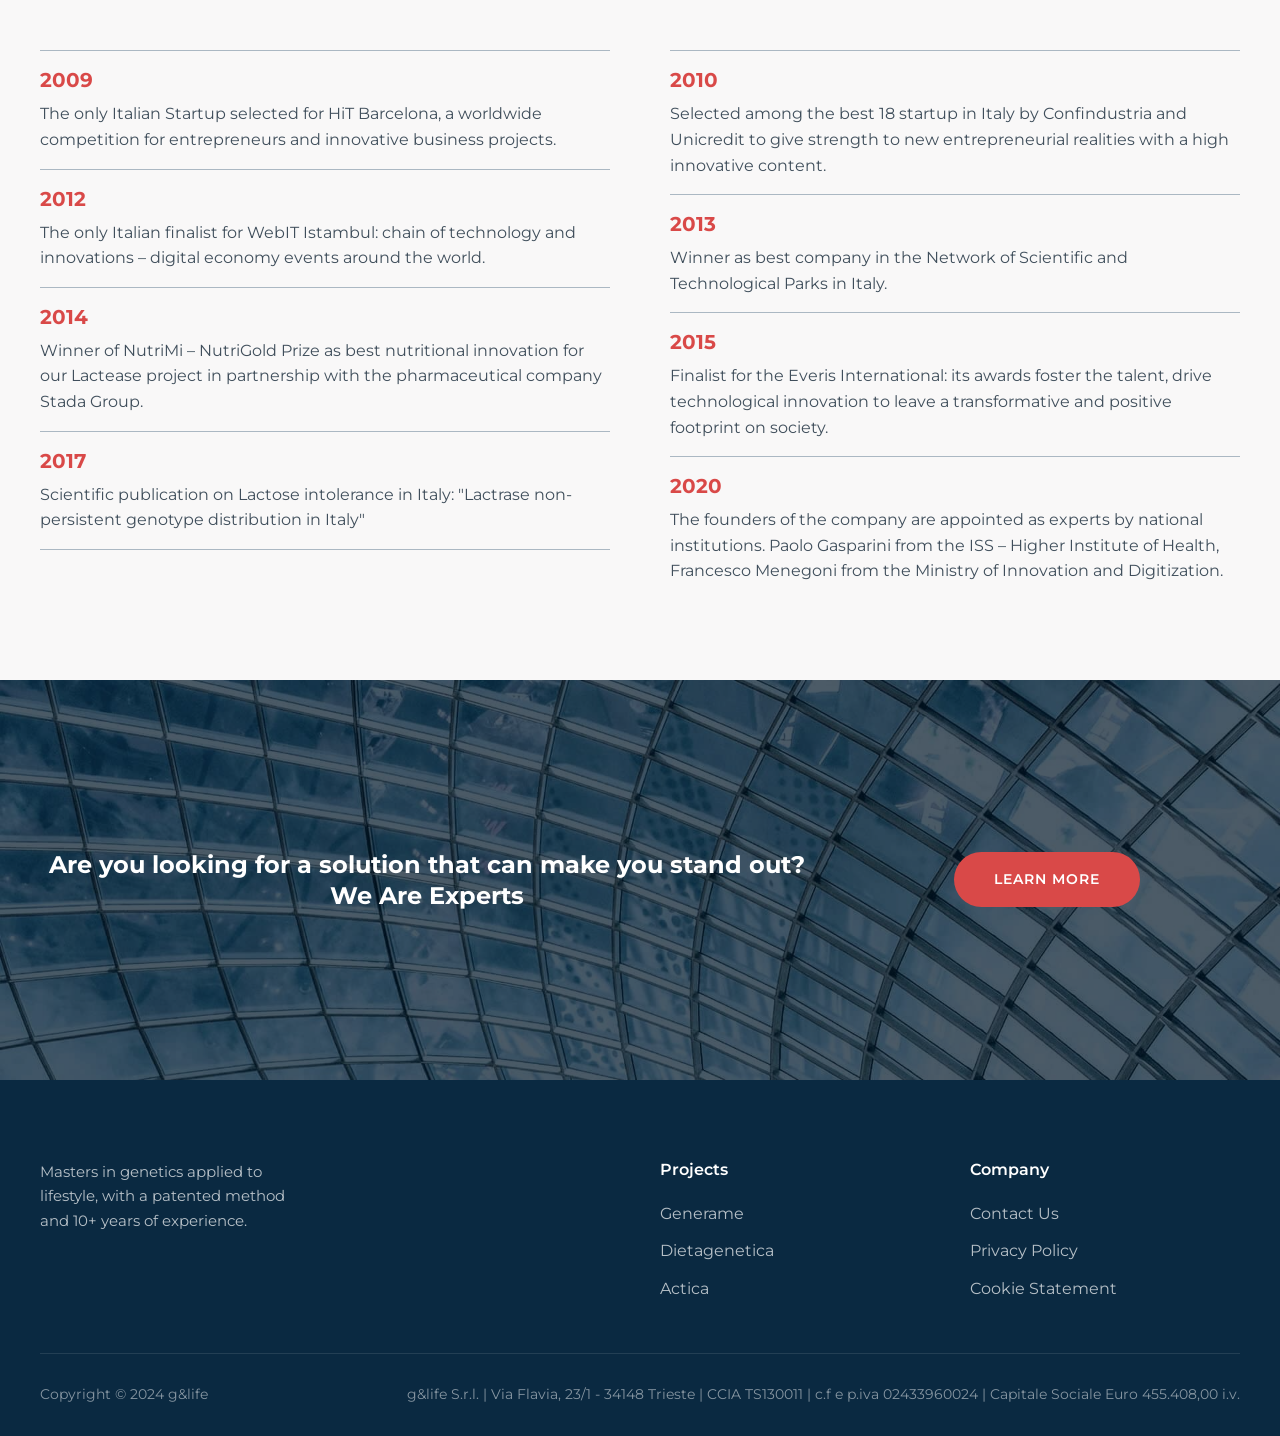
<file: science.html>
<!DOCTYPE html>
<html lang="en">
<head>
    <meta charset="UTF-8">
    <meta name="viewport" content="width=device-width, initial-scale=1.0">
    <meta name="description" content="Science - g&life research projects in genetics and epigenetics.">
    <title>Science - g&life</title>
    <link rel="stylesheet" href="css/style.css">
    <link rel="preconnect" href="https://fonts.googleapis.com">
    <link rel="preconnect" href="https://fonts.gstatic.com" crossorigin>
    <link href="https://fonts.googleapis.com/css2?family=Montserrat:wght@300;400;500;600;700&display=swap" rel="stylesheet">
</head>
<body>
    <!-- Navigation -->
    <nav class="navbar navbar-dark">
        <div class="container">
            <a href="index.html" class="logo">
                <img src="images/logo-bianco.png" alt="g&life" class="logo-img">
            </a>
            <button class="nav-toggle" aria-label="Toggle navigation">
                <span></span>
                <span></span>
                <span></span>
            </button>
            <ul class="nav-menu">
                <li><a href="index.html">Home</a></li>
                <li><a href="about.html">About</a></li>
                <li><a href="science.html" class="active">Science</a></li>
                <li><a href="projects.html">Projects</a></li>
                <li><a href="contact.html">Contact</a></li>
            </ul>
        </div>
    </nav>

    <!-- Page Header -->
    <section class="page-header page-header-science page-header-fullscreen">
        <div class="container">
            <h1>Science</h1>
        </div>
    </section>

    <!-- Research Projects Section -->
    <section class="research-projects-section">
        <div class="container">
            <div class="research-grid">
                <div class="research-content">
                    <h5><strong>Scientific activity</strong></h5>
                    <h2 class="text-red">Research Projects</h2>
                    <p>In order to offer cutting-edge services, g&life make uses of strategic partners for research and development of effective solutions.</p>
                    <p>Moreover, we constantly partecipate in research projects:</p>

                    <div class="research-projects-list">
                        <div class="research-projects-columns">
                            <div class="research-column">
                                <p>NutriHeart project <span class="text-red">(EU POR-FESR, 2010-2014)</span></p>
                                <p>DNA and Sport Performance <span class="text-red">(ITALIAN, 2014-2015)</span></p>
                            </div>
                            <div class="research-column">
                                <p>ChipME: DTC testing Europe <span class="text-red">(EU ACTION, 2014-2016)</span></p>
                                <p>Genetics, nutrition and skin-care: aging in the best way <span class="text-red">(ITALIAN, 2017-2018)</span></p>
                            </div>
                        </div>
                    </div>
                </div>
                <div class="research-image">
                    <img src="images/researcher-lab.jpg" alt="Research at g&life">
                </div>
            </div>
        </div>
    </section>

    <!-- Prizes and Awards Section -->
    <section class="awards-section">
        <div class="container">
            <h5 class="text-center">Our Achievements</h5>
            <h2 class="text-red text-center">Prizes and Awards</h2>

            <div class="awards-grid">
                <div class="awards-column">
                    <hr class="award-separator">
                    <h4 class="text-red">2009</h4>
                    <p>The only Italian Startup selected for HiT Barcelona, a worldwide competition for entrepreneurs and innovative business projects.</p>

                    <hr class="award-separator">
                    <h4 class="text-red">2012</h4>
                    <p>The only Italian finalist for WebIT Istambul: chain of technology and innovations – digital economy events around the world.</p>

                    <hr class="award-separator">
                    <h4 class="text-red">2014</h4>
                    <p>Winner of NutriMi – NutriGold Prize as best nutritional innovation for our Lactease project in partnership with the pharmaceutical company Stada Group.</p>

                    <hr class="award-separator">
                    <h4 class="text-red">2017</h4>
                    <p>Scientific publication on Lactose intolerance in Italy: "Lactrase non-persistent genotype distribution in Italy"</p>
                    <hr class="award-separator">
                </div>
                <div class="awards-column">
                    <hr class="award-separator">
                    <h4 class="text-red">2010</h4>
                    <p>Selected among the best 18 startup in Italy by Confindustria and Unicredit to give strength to new entrepreneurial realities with a high innovative content.</p>

                    <hr class="award-separator">
                    <h4 class="text-red">2013</h4>
                    <p>Winner as best company in the Network of Scientific and Technological Parks in Italy.</p>

                    <hr class="award-separator">
                    <h4 class="text-red">2015</h4>
                    <p>Finalist for the Everis International: its awards foster the talent, drive technological innovation to leave a transformative and positive footprint on society.</p>

                    <hr class="award-separator">
                    <h4 class="text-red">2020</h4>
                    <p>The founders of the company are appointed as experts by national institutions. Paolo Gasparini from the ISS – Higher Institute of Health, Francesco Menegoni from the Ministry of Innovation and Digitization.</p>
                </div>
            </div>
        </div>
    </section>

    <!-- CTA Section -->
    <section class="cta-section">
        <div class="container">
            <div class="cta-grid">
                <div class="cta-text">
                    <h3>Are you looking for a solution that can make you stand out? We Are Experts</h3>
                </div>
                <div class="cta-button">
                    <a href="projects.html" class="btn btn-primary">Learn More</a>
                </div>
            </div>
        </div>
    </section>

    <!-- Footer -->
    <footer class="footer">
        <div class="container">
            <div class="footer-content-new">
                <div class="footer-description">
                    <p>Masters in genetics applied to lifestyle, with a patented method and 10+ years of experience.</p>
                </div>
                <div class="footer-empty"></div>
                <div class="footer-projects">
                    <h4>Projects</h4>
                    <ul>
                        <li><a href="https://generame.com/">Generame</a></li>
                        <li><a href="https://www.dietagenetica.it/">Dietagenetica</a></li>
                        <li><a href="https://actica.it/">Actica</a></li>
                    </ul>
                </div>
                <div class="footer-company">
                    <h4>Company</h4>
                    <ul>
                        <li><a href="contact.html">Contact Us</a></li>
                        <li><a href="#">Privacy Policy</a></li>
                        <li><a href="#">Cookie Statement</a></li>
                    </ul>
                </div>
            </div>
            <div class="footer-bottom">
                <div class="footer-bottom-left">
                    <p>Copyright © 2024 g&life</p>
                </div>
                <div class="footer-bottom-right">
                    <p>g&life S.r.l. | Via Flavia, 23/1 - 34148 Trieste | CCIA TS130011 | c.f e p.iva 02433960024 | Capitale Sociale Euro 455.408,00 i.v.</p>
                </div>
            </div>
        </div>
    </footer>

    <script src="js/main.js"></script>
</body>
</html>
</file>
<file: css/style.css>
/* CSS Variables */
:root {
    --primary-color: #d94948;
    --primary-dark: #b83a39;
    --text-dark: #011627;
    --text-body: rgba(1, 22, 39, 0.75);
    --text-light: #666666;
    --text-muted: #888888;
    --bg-white: #ffffff;
    --bg-light: #f8f9fa;
    --bg-dark: #0a2941;
    --overlay-color: #011627;
    --border-color: #e0e0e0;
    --shadow: 0 4px 6px rgba(0, 0, 0, 0.1);
    --shadow-lg: 0 10px 25px rgba(0, 0, 0, 0.15);
    --transition: all 0.3s ease;
}

/* Reset & Base Styles */
* {
    margin: 0;
    padding: 0;
    box-sizing: border-box;
}

html {
    scroll-behavior: smooth;
}

body {
    font-family: 'Montserrat', -apple-system, BlinkMacSystemFont, 'Segoe UI', Roboto, sans-serif;
    font-size: 16px;
    line-height: 1.6;
    color: var(--text-body);
    background-color: var(--bg-white);
}

img {
    max-width: 100%;
    height: auto;
}

.container {
    max-width: 1240px;
    margin: 0 auto;
    padding: 0 20px;
}

/* Typography */
h1, h2, h3, h4, h5, h6 {
    font-weight: 700;
    line-height: 1.3;
    margin-bottom: 1rem;
    color: var(--text-dark);
}

h1 {
    font-size: clamp(2.5rem, 5vw, 3.5rem);
}

h2 {
    font-size: clamp(1.8rem, 4vw, 2.5rem);
}

h3 {
    font-size: 1.5rem;
}

h4 {
    font-size: 1.25rem;
}

h5 {
    font-size: 1rem;
    font-weight: 500;
}

p {
    margin-bottom: 1rem;
}

a {
    color: var(--primary-color);
    text-decoration: none;
    transition: var(--transition);
}

a:hover {
    color: #000000;
}

/* Buttons */
.btn {
    display: inline-block;
    padding: 16px 40px;
    font-size: 0.9rem;
    font-weight: 600;
    text-transform: uppercase;
    letter-spacing: 1px;
    border: none;
    border-radius: 100px;
    cursor: pointer;
    transition: var(--transition);
    text-align: center;
}

.btn-primary {
    background-color: var(--primary-color);
    color: var(--bg-white);
}

.btn-primary:hover {
    background-color: var(--primary-dark);
    color: var(--bg-white);
    transform: translateY(-2px);
    box-shadow: var(--shadow);
}

.btn-white {
    background-color: var(--bg-white);
    color: var(--primary-color);
}

.btn-white:hover {
    background-color: var(--bg-light);
    color: var(--primary-dark);
}

/* Navigation */
.navbar {
    position: fixed;
    top: 0;
    left: 0;
    right: 0;
    z-index: 1000;
    background-color: transparent;
    padding: 20px 0;
    transition: var(--transition);
}

.navbar.scrolled {
    background-color: var(--bg-white);
    box-shadow: var(--shadow);
    padding: 15px 0;
}

.navbar .container {
    display: flex;
    justify-content: space-between;
    align-items: center;
}

.logo {
    display: flex;
    align-items: center;
}

.logo-img {
    height: 46px;
    width: auto;
    max-width: 80px;
    transition: var(--transition);
}

.navbar.scrolled .logo-img {
    filter: brightness(0) saturate(100%) invert(29%) sepia(93%) saturate(1000%) hue-rotate(338deg) brightness(91%) contrast(91%);
}

.nav-menu {
    display: flex;
    list-style: none;
    gap: 40px;
}

.nav-menu a {
    color: var(--bg-white);
    font-weight: 500;
    font-size: 0.9rem;
    letter-spacing: 0.5px;
    position: relative;
}

.navbar.scrolled .nav-menu a {
    color: var(--text-dark);
}

.nav-menu a.active {
    color: var(--primary-color);
}

.nav-menu a::after {
    content: '';
    position: absolute;
    bottom: -5px;
    left: 0;
    width: 0;
    height: 2px;
    background-color: var(--primary-color);
    transition: var(--transition);
}

.nav-menu a:hover::after,
.nav-menu a.active::after {
    width: 100%;
}

.nav-toggle {
    display: none;
    flex-direction: column;
    gap: 5px;
    background: none;
    border: none;
    cursor: pointer;
    padding: 5px;
}

.nav-toggle span {
    width: 25px;
    height: 3px;
    background-color: var(--bg-white);
    transition: var(--transition);
}

.navbar.scrolled .nav-toggle span {
    background-color: var(--text-dark);
}

/* Hero Section - Matching Original */
.hero {
    min-height: 850px;
    display: flex;
    align-items: center;
    justify-content: center;
    position: relative;
    background-image: url('../images/hero-bg.jpg');
    background-size: cover;
    background-position: center;
    background-attachment: fixed;
    color: var(--bg-white);
    text-align: center;
    padding: 120px 20px 80px;
}

.hero::before {
    content: '';
    position: absolute;
    top: 0;
    left: 0;
    right: 0;
    bottom: 0;
    background-color: var(--overlay-color);
    opacity: 0.5;
}

.hero-inner {
    position: relative;
    z-index: 1;
    max-width: 900px;
}

.hero-subtitle {
    font-size: 1rem;
    font-weight: 500;
    margin-bottom: 1.5rem;
    color: var(--bg-white);
    letter-spacing: 1px;
}

.hero-title {
    font-size: clamp(2.5rem, 6vw, 4rem);
    font-weight: 700;
    margin-bottom: 2rem;
    color: var(--bg-white);
    text-transform: uppercase;
    letter-spacing: 2px;
}

/* About Section */
.about-section {
    padding: 80px 0;
    background-color: var(--bg-white);
    text-align: center;
}

.section-label {
    font-size: 1rem;
    font-weight: 500;
    color: var(--text-body);
    margin-bottom: 1rem;
}

.section-label-light {
    font-size: 1rem;
    font-weight: 500;
    color: var(--bg-white);
    margin-bottom: 1rem;
}

.section-title {
    font-size: clamp(1.8rem, 4vw, 2.5rem);
    font-weight: 700;
    color: var(--text-dark);
    margin-bottom: 0.5rem;
}

.about-text {
    max-width: 800px;
    margin: 0 auto 1rem;
    color: var(--text-body);
}

.about-image {
    margin: 40px auto;
    max-width: 532px;
}

.about-image img {
    width: 100%;
}

/* Features Section */
.features-section {
    padding: 80px 0;
    background-color: var(--bg-white);
    text-align: center;
}

.features-intro {
    max-width: 700px;
    margin: 0 auto 40px;
    color: var(--text-body);
}

.media-logos {
    display: flex;
    flex-wrap: wrap;
    justify-content: center;
    align-items: center;
    gap: 30px;
}

.media-logo {
    padding: 10px;
    transition: var(--transition);
}

.media-logo img {
    max-height: 80px;
    width: auto;
    object-fit: contain;
    filter: grayscale(0%);
    opacity: 1;
    transition: var(--transition);
}

.media-logo:hover img {
    transform: scale(1.05);
}

/* Products Section */
.products-section {
    min-height: 900px;
    padding: 100px 0;
    position: relative;
    background-image: url('../images/bg-section.jpg');
    background-size: cover;
    background-position: center;
    background-attachment: fixed;
    color: var(--bg-white);
}

.products-section::before {
    content: '';
    position: absolute;
    top: 0;
    left: 0;
    right: 0;
    bottom: 0;
    background-color: var(--overlay-color);
    opacity: 0.7;
}

.products-section .container {
    position: relative;
    z-index: 1;
}

.products-grid {
    display: grid;
    grid-template-columns: 1fr 1fr;
    gap: 80px;
    align-items: center;
}

.products-content h4 {
    color: var(--bg-white);
    margin-bottom: 0.5rem;
}

.products-content p {
    color: rgba(255, 255, 255, 0.9);
}

.products-mission {
    font-size: 1.5rem;
    font-weight: 600;
    color: var(--bg-white);
    margin-bottom: 2rem;
    line-height: 1.4;
}

.separator {
    border: none;
    border-top: 1px solid rgba(171, 184, 195, 0.5);
    margin: 1.5rem 0;
}

.products-cta {
    text-align: center;
}

.products-cta h2 {
    color: var(--bg-white);
    font-size: clamp(1.8rem, 4vw, 2.5rem);
    margin-bottom: 2rem;
    line-height: 1.3;
}

.products-image {
    display: flex;
    justify-content: center;
    align-items: center;
}

.products-image img {
    max-width: 300px;
    filter: brightness(0) invert(1);
    opacity: 0.8;
}

/* Projects Section */
.projects-section {
    padding: 80px 0;
    background-color: var(--bg-white);
    text-align: center;
}

.projects-grid {
    display: grid;
    grid-template-columns: repeat(3, 1fr);
    gap: 30px;
    margin-top: 40px;
}

.project-card {
    background-color: var(--bg-white);
    border-radius: 8px;
    overflow: hidden;
    box-shadow: var(--shadow);
    transition: var(--transition);
    text-align: center;
}

.project-card:hover {
    transform: translateY(-5px);
    box-shadow: var(--shadow-lg);
}

.project-image {
    height: 250px;
    overflow: hidden;
}

.project-image img {
    width: 100%;
    height: 100%;
    object-fit: cover;
    transition: var(--transition);
}

.project-card:hover .project-image img {
    transform: scale(1.05);
}

.project-content {
    padding: 25px;
}

.project-content h3 {
    margin-bottom: 10px;
}

.project-content h3 a {
    color: var(--primary-color);
}

.project-content h3 a:hover {
    color: var(--primary-dark);
}

.project-content p {
    color: var(--text-body);
    font-size: 0.95rem;
    margin-bottom: 0;
}

/* Footer */
.footer {
    background-color: var(--bg-dark);
    color: var(--bg-white);
    padding: 80px 0 30px;
}

.footer-content {
    display: grid;
    grid-template-columns: 2fr 1fr 1fr;
    gap: 60px;
    margin-bottom: 50px;
}

.footer-brand .logo {
    display: inline-block;
    margin-bottom: 15px;
}

.footer-brand .logo img {
    height: 40px;
}

.footer-brand p {
    color: rgba(255, 255, 255, 0.7);
    margin-bottom: 0;
}

.footer-links h4,
.footer-legal h4 {
    color: var(--bg-white);
    font-size: 1rem;
    font-weight: 600;
    margin-bottom: 20px;
}

.footer-links ul,
.footer-legal ul {
    list-style: none;
}

.footer-links li,
.footer-legal li {
    margin-bottom: 12px;
}

.footer-links a,
.footer-legal a {
    color: rgba(255, 255, 255, 0.7);
}

.footer-links a:hover,
.footer-legal a:hover {
    color: var(--bg-white);
}

.footer-bottom {
    border-top: 1px solid rgba(255, 255, 255, 0.1);
    padding-top: 30px;
    text-align: center;
}

.footer-bottom p {
    color: rgba(255, 255, 255, 0.5);
    font-size: 0.9rem;
    margin-bottom: 0;
}

/* New Footer Layout (matching original) */
.footer-content-new {
    display: grid;
    grid-template-columns: 1fr 1fr 1fr 1fr;
    gap: 40px;
    margin-bottom: 40px;
}

.footer-description p {
    color: rgba(255, 255, 255, 0.7);
    font-size: 0.95rem;
    line-height: 1.6;
    margin-bottom: 0;
}

.footer-projects h4,
.footer-company h4 {
    color: var(--bg-white);
    font-size: 1rem;
    font-weight: 600;
    margin-bottom: 20px;
}

.footer-projects ul,
.footer-company ul {
    list-style: none;
}

.footer-projects li,
.footer-company li {
    margin-bottom: 12px;
}

.footer-projects a,
.footer-company a {
    color: rgba(255, 255, 255, 0.7);
}

.footer-projects a:hover,
.footer-company a:hover {
    color: var(--bg-white);
}

.footer-bottom {
    display: flex;
    justify-content: space-between;
    align-items: center;
    border-top: 1px solid rgba(255, 255, 255, 0.1);
    padding-top: 30px;
}

.footer-bottom-left p,
.footer-bottom-right p {
    color: rgba(255, 255, 255, 0.5);
    font-size: 0.85rem;
    margin-bottom: 0;
}

/* Contact page specific */
.contact-grid-simple {
    display: grid;
    grid-template-columns: 1fr 1fr;
    gap: 40px;
}

.contact-info-column h2 {
    margin-bottom: 1rem;
}

.contact-info-column p {
    margin-bottom: 0.5rem;
}

.contact-separator {
    margin-top: 3rem;
    border: none;
    border-top: 1px solid var(--border-color);
}

/* Page Header for other pages */
.page-header {
    min-height: 535px;
    display: flex;
    align-items: center;
    justify-content: center;
    position: relative;
    background-image: url('../images/hero-bg.jpg');
    background-size: cover;
    background-position: center;
    background-attachment: fixed;
    color: var(--bg-white);
    text-align: center;
    padding: 150px 20px 80px;
}

.page-header::before {
    content: '';
    position: absolute;
    top: 0;
    left: 0;
    right: 0;
    bottom: 0;
    background-color: var(--overlay-color);
    opacity: 0.5;
}

.page-header .container {
    position: relative;
    z-index: 1;
}

.page-header h1 {
    color: var(--bg-white);
    font-size: clamp(2.5rem, 6vw, 4rem);
    text-transform: uppercase;
    letter-spacing: 2px;
    margin-bottom: 0;
}

.page-header p {
    font-size: 1.25rem;
    opacity: 0.9;
    margin-bottom: 0;
}

/* Page Header Variants */
.page-header-about {
    background-image: url('../images/bg-about.jpg');
}

.page-header-science {
    background-image: url('../images/bg-science.jpg');
}

.page-header-projects {
    background-image: url('../images/bg-projects.jpg');
}

.page-header-contact {
    background-image: url('../images/bg-section.jpg');
}

/* About Page Specific */
.about-intro-section {
    padding: 80px 0;
    background-color: var(--bg-white);
}

.about-intro-grid {
    display: grid;
    grid-template-columns: 1fr 1fr;
    gap: 60px;
    align-items: start;
}

.about-intro-left h2 {
    font-size: clamp(1.5rem, 3vw, 2rem);
    line-height: 1.4;
}

.text-red {
    color: var(--primary-color);
}

.about-intro-right h3 {
    font-size: 1.1rem;
    font-weight: 500;
    line-height: 1.6;
    color: var(--text-dark);
    margin-bottom: 1.5rem;
}

.about-intro-right p {
    color: var(--text-body);
}

/* Numbers Section */
.numbers-section {
    padding: 60px 0;
    background-color: #f9f8f8;
}

.numbers-grid {
    display: grid;
    grid-template-columns: 1fr 2fr;
    gap: 60px;
    align-items: center;
}

.numbers-left h5 {
    color: var(--text-body);
    margin-bottom: 0.5rem;
}

.numbers-left h2 {
    margin-bottom: 0;
}

.stats-grid {
    display: grid;
    grid-template-columns: repeat(3, 1fr);
    gap: 30px;
}

.stat-item {
    text-align: center;
}

.stat-item h2 {
    font-size: 3rem;
    font-weight: 700;
    color: var(--text-dark);
    margin-bottom: 0.25rem;
}

.stat-item p {
    color: var(--text-body);
    margin-bottom: 0;
    font-size: 0.95rem;
}

/* Founders Section */
.founders-section {
    padding: 60px 0;
    background-color: #f9f8f8;
}

.section-title-center {
    text-align: center;
    margin-bottom: 2rem;
}

.founders-grid {
    display: grid;
    grid-template-columns: 1fr 1fr 1fr;
    gap: 40px;
    align-items: start;
}

.founder-card {
    text-align: center;
}

.founder-card h4 {
    margin-bottom: 1rem;
}

.founder-image {
    width: 160px;
    height: 160px;
    margin: 0 auto 1.5rem;
}

.founder-image img {
    width: 100%;
    height: 100%;
    object-fit: cover;
    border-radius: 50%;
}

.founder-card p {
    text-align: left;
    font-size: 0.95rem;
    color: var(--text-body);
}

.founder-card.team-description {
    display: flex;
    align-items: center;
    justify-content: center;
}

.founder-card.team-description h3 {
    font-size: 1.25rem;
    line-height: 1.5;
    font-weight: 500;
}

/* Partners Section */
.partners-section {
    padding: 60px 0;
    background-color: var(--bg-white);
}

.partners-grid {
    display: grid;
    grid-template-columns: 1fr 1fr;
    gap: 40px;
    align-items: center;
}

.partners-image {
    max-width: 100%;
    height: auto;
}

.partners-image img {
    width: 100%;
    border-radius: 8px;
}

.partners-text {
    text-align: center;
}

.partners-text h2 {
    margin-bottom: 0;
}

/* CTA Grid */
.cta-grid {
    display: grid;
    grid-template-columns: 2fr 1fr;
    gap: 40px;
    align-items: center;
}

.cta-text h3 {
    color: var(--bg-white);
    margin-bottom: 0;
}

/* Page Header Fullscreen */
.page-header-fullscreen {
    min-height: 100vh;
}

/* Science Page - Research Projects Section */
.research-projects-section {
    padding: 80px 0;
    background-color: var(--bg-white);
}

.research-grid {
    display: grid;
    grid-template-columns: 45% 55%;
    gap: 40px;
    align-items: center;
}

.research-content h5 {
    margin-bottom: 0.5rem;
}

.research-content h2 {
    margin-bottom: 1.5rem;
}

.research-projects-list {
    margin-top: 2rem;
}

.research-projects-columns {
    display: grid;
    grid-template-columns: 1fr 1fr;
    gap: 20px;
}

.research-column p {
    margin-bottom: 0.75rem;
}

.research-image img {
    width: 100%;
    border-radius: 8px;
}

/* Science Page - Awards Section */
.awards-section {
    padding: 80px 0;
    background-color: #f9f8f8;
}

.awards-section h5 {
    margin-bottom: 0.5rem;
}

.awards-section h2 {
    margin-bottom: 2rem;
}

.text-center {
    text-align: center;
}

.awards-grid {
    display: grid;
    grid-template-columns: 1fr 1fr;
    gap: 60px;
}

.awards-column h4 {
    margin-bottom: 0.5rem;
}

.awards-column p {
    margin-bottom: 1rem;
}

.award-separator {
    border: none;
    border-top: 1px solid #abb8c3;
    margin: 1rem 0;
}

/* Old Science Content Section - kept for compatibility */
.science-content-section {
    padding: 80px 0;
    background-color: var(--bg-white);
}

.science-content-section h5 {
    margin-bottom: 1rem;
}

.science-content-section h2 {
    margin-bottom: 1.5rem;
}

.research-list {
    margin-top: 2rem;
}

.research-image-section {
    padding: 40px 0;
    background-color: var(--bg-white);
}

.research-image-section img {
    width: 100%;
    max-width: 800px;
    display: block;
    margin: 0 auto;
}

/* Quote Section */
.quote-section {
    padding: 80px 0;
    background-color: var(--bg-white);
    text-align: center;
}

.quote-section blockquote {
    max-width: 800px;
    margin: 0 auto;
}

.quote-section blockquote p {
    font-size: 1.25rem;
    line-height: 1.6;
    margin-bottom: 0.5rem;
}

.quote-section blockquote cite {
    display: block;
    margin-top: 1.5rem;
    font-style: normal;
    color: var(--text-body);
}

.quote-separator {
    max-width: 100px;
    margin: 2rem auto 0;
    border: none;
    border-top: 2px solid var(--border-color);
}

/* B2B Section */
.b2b-section {
    padding: 60px 0;
    background-color: var(--bg-white);
}

.b2b-grid {
    display: grid;
    grid-template-columns: 1fr 1fr;
    gap: 60px;
    align-items: center;
}

.b2b-image img {
    width: 100%;
    max-width: 538px;
}

.b2b-content h2 {
    margin-bottom: 1rem;
}

.b2b-content h4 {
    margin-top: 1.5rem;
    font-weight: 600;
    line-height: 1.5;
}

/* B2C Section */
.b2c-section {
    padding: 60px 0;
    background-color: var(--bg-white);
}

.b2c-grid {
    display: grid;
    grid-template-columns: 1fr 1fr;
    gap: 60px;
    align-items: center;
}

.b2c-content h2 {
    margin-bottom: 1rem;
}

.b2c-content h5 {
    margin-top: 1.5rem;
    margin-bottom: 0.5rem;
}

.b2c-content h5 a {
    color: var(--primary-color);
}

.b2c-content p a {
    color: var(--primary-color);
}

.b2c-image img {
    width: 100%;
    max-width: 514px;
}

/* CTA Section Light (gray background) */
.cta-section-light {
    padding: 60px 0;
    background-color: #f9f8f8;
}

.cta-section-light .cta-grid {
    display: grid;
    grid-template-columns: 2fr 1fr;
    gap: 40px;
    align-items: center;
}

.cta-text-dark h3 {
    color: var(--text-dark);
    margin-bottom: 0.5rem;
}

.cta-text-dark p {
    margin-bottom: 0;
}

.cta-text-dark a {
    color: var(--primary-color);
    font-weight: 600;
}

/* Projects Content Section */
.projects-content-section {
    padding: 80px 0;
    background-color: var(--bg-white);
}

.projects-content-section h2 {
    margin-top: 2rem;
    margin-bottom: 1rem;
}

.projects-list {
    margin-top: 3rem;
}

.project-item {
    display: grid;
    grid-template-columns: 200px 1fr;
    gap: 30px;
    margin-bottom: 40px;
    align-items: start;
}

.project-item-image img {
    width: 100%;
    border-radius: 4px;
}

.project-item-content h5 {
    margin-bottom: 0.5rem;
}

.project-item-content h5 a {
    color: var(--primary-color);
    font-weight: 600;
}

.project-item-content p {
    color: var(--text-body);
    margin-bottom: 0;
}

/* Contact Content Section */
.contact-content-section {
    padding: 80px 0;
    background-color: var(--bg-white);
}

.contact-content-section h2 {
    margin-bottom: 1rem;
}

.contact-info-simple {
    margin-top: 2rem;
}

.contact-info-simple h4 {
    margin-bottom: 1rem;
}

.contact-info-simple p {
    color: var(--text-body);
    margin-bottom: 0.5rem;
}

/* Responsive for new sections */
@media (max-width: 992px) {
    .numbers-grid {
        grid-template-columns: 1fr;
        gap: 30px;
        text-align: center;
    }

    .founders-grid {
        grid-template-columns: 1fr 1fr;
        gap: 30px;
    }

    .founder-card.team-description {
        grid-column: 1 / -1;
    }

    .partners-grid {
        grid-template-columns: 1fr;
        gap: 30px;
    }

    .partners-text {
        order: -1;
    }

    .research-grid {
        grid-template-columns: 1fr;
        gap: 30px;
    }

    .b2b-grid {
        grid-template-columns: 1fr;
        gap: 30px;
    }

    .b2c-grid {
        grid-template-columns: 1fr;
        gap: 30px;
    }

    .cta-section-light .cta-grid {
        grid-template-columns: 1fr;
        gap: 20px;
        text-align: center;
    }

    .research-image {
        order: -1;
    }

    .awards-grid {
        grid-template-columns: 1fr;
        gap: 40px;
    }
}

@media (max-width: 768px) {
    .about-intro-grid {
        grid-template-columns: 1fr;
        gap: 30px;
    }

    .cta-grid {
        grid-template-columns: 1fr;
        gap: 20px;
        text-align: center;
    }

    .project-item {
        grid-template-columns: 1fr;
        gap: 20px;
    }

    .project-item-image {
        max-width: 200px;
    }

    .page-header-fullscreen {
        min-height: 60vh;
    }

    .stats-grid {
        grid-template-columns: 1fr;
        gap: 20px;
    }

    .founders-grid {
        grid-template-columns: 1fr;
    }

    .founder-card.team-description {
        grid-column: auto;
    }

    .research-projects-columns {
        grid-template-columns: 1fr;
    }
}

/* Navbar Dark for internal pages */
.navbar-dark {
    background-color: var(--bg-dark);
}

/* Responsive Design */
@media (max-width: 992px) {
    .products-grid {
        grid-template-columns: 1fr;
        gap: 40px;
    }

    .products-image {
        order: -1;
    }

    .projects-grid {
        grid-template-columns: repeat(2, 1fr);
    }

    .footer-content {
        grid-template-columns: 1fr 1fr;
        gap: 40px;
    }

    .footer-brand {
        grid-column: 1 / -1;
    }
}

@media (max-width: 768px) {
    .nav-toggle {
        display: flex;
    }

    .nav-menu {
        position: fixed;
        top: 0;
        right: -100%;
        width: 70%;
        max-width: 300px;
        height: 100vh;
        background-color: var(--bg-white);
        flex-direction: column;
        justify-content: center;
        align-items: center;
        gap: 30px;
        transition: var(--transition);
        box-shadow: var(--shadow-lg);
    }

    .nav-menu.active {
        right: 0;
    }

    .nav-menu a {
        color: var(--text-dark);
        font-size: 1.1rem;
    }

    .nav-toggle.active span:nth-child(1) {
        transform: rotate(45deg) translate(5px, 5px);
    }

    .nav-toggle.active span:nth-child(2) {
        opacity: 0;
    }

    .nav-toggle.active span:nth-child(3) {
        transform: rotate(-45deg) translate(7px, -6px);
    }

    .hero {
        min-height: 600px;
        background-attachment: scroll;
    }

    .products-section {
        min-height: auto;
        background-attachment: scroll;
    }

    .projects-grid {
        grid-template-columns: 1fr;
    }

    .footer-content {
        grid-template-columns: 1fr;
        gap: 30px;
        text-align: center;
    }

    .footer-brand {
        grid-column: auto;
    }

    .footer-content-new {
        grid-template-columns: 1fr 1fr;
        gap: 30px;
    }

    .footer-empty {
        display: none;
    }

    .footer-bottom {
        flex-direction: column;
        gap: 10px;
        text-align: center;
    }

    .contact-grid-simple {
        grid-template-columns: 1fr;
    }
}

@media (max-width: 480px) {
    .hero-title {
        font-size: 2rem;
    }

    .hero-subtitle {
        font-size: 0.9rem;
    }

    .btn {
        padding: 14px 30px;
        font-size: 0.85rem;
    }

    .media-logos {
        gap: 15px;
    }

    .media-logo img {
        max-height: 50px;
    }
}

/* ========================================
   STYLES FOR OTHER PAGES
   ======================================== */

/* About Page */
.about-page {
    padding: 80px 0;
}

.about-intro {
    display: grid;
    grid-template-columns: 1fr 1fr;
    gap: 60px;
    align-items: center;
}

.about-intro-text h2 {
    color: var(--text-dark);
    margin-bottom: 1.5rem;
}

.about-intro-text p {
    color: var(--text-body);
}

.about-intro-image img {
    border-radius: 8px;
    box-shadow: var(--shadow-lg);
}

/* Mission Section */
.mission-section {
    background-color: var(--bg-light);
    padding: 80px 0;
}

.mission-grid {
    display: grid;
    grid-template-columns: repeat(auto-fit, minmax(300px, 1fr));
    gap: 40px;
}

.mission-card {
    background-color: var(--bg-white);
    padding: 40px 30px;
    border-radius: 8px;
    text-align: center;
    box-shadow: var(--shadow);
    transition: var(--transition);
}

.mission-card:hover {
    transform: translateY(-5px);
    box-shadow: var(--shadow-lg);
}

.mission-icon {
    width: 70px;
    height: 70px;
    margin: 0 auto 25px;
}

.mission-icon svg {
    width: 100%;
    height: 100%;
    stroke: var(--primary-color);
}

.mission-card h3 {
    color: var(--text-dark);
    margin-bottom: 15px;
}

.mission-card p {
    color: var(--text-body);
    margin-bottom: 0;
}

/* History Section */
.history-section {
    padding: 80px 0;
    background-color: var(--bg-white);
}

.timeline {
    max-width: 800px;
    margin: 0 auto;
}

.timeline-item {
    display: flex;
    gap: 30px;
    margin-bottom: 40px;
    padding-bottom: 40px;
    border-bottom: 1px solid var(--border-color);
}

.timeline-item:last-child {
    border-bottom: none;
}

.timeline-date {
    flex-shrink: 0;
    width: 80px;
    font-size: 1.5rem;
    font-weight: 700;
    color: var(--primary-color);
}

.timeline-content h4 {
    color: var(--text-dark);
    margin-bottom: 10px;
}

.timeline-content p {
    color: var(--text-body);
    margin-bottom: 0;
}

/* Team Section */
.team-section {
    background-color: var(--bg-light);
    padding: 80px 0;
}

.approach-content {
    max-width: 800px;
    margin: 0 auto;
    text-align: center;
}

.approach-content p {
    color: var(--text-body);
    font-size: 1.1rem;
}

/* CTA Section */
.cta-section {
    min-height: 400px;
    display: flex;
    align-items: center;
    justify-content: center;
    position: relative;
    background-image: url('../images/bg-section.jpg');
    background-size: cover;
    background-position: center;
    color: var(--bg-white);
    text-align: center;
    padding: 80px 20px;
}

.cta-section::before {
    content: '';
    position: absolute;
    top: 0;
    left: 0;
    right: 0;
    bottom: 0;
    background-color: var(--overlay-color);
    opacity: 0.7;
}

.cta-section .container {
    position: relative;
    z-index: 1;
}

.cta-section h2 {
    color: var(--bg-white);
    margin-bottom: 1rem;
}

.cta-section p {
    font-size: 1.15rem;
    opacity: 0.9;
    margin-bottom: 2rem;
}

/* Science Page */
.science-intro {
    padding: 80px 0;
    background-color: var(--bg-white);
    text-align: center;
}

.science-intro-content {
    max-width: 800px;
    margin: 0 auto;
}

.science-detail {
    padding: 80px 0;
    background-color: var(--bg-white);
}

.science-detail-alt {
    background-color: var(--bg-light);
}

.science-detail-grid {
    display: grid;
    grid-template-columns: 1fr 1fr;
    gap: 60px;
    align-items: center;
}

.science-detail-grid.reverse {
    direction: rtl;
}

.science-detail-grid.reverse > * {
    direction: ltr;
}

.science-label {
    display: inline-block;
    font-size: 0.9rem;
    font-weight: 600;
    color: var(--primary-color);
    text-transform: uppercase;
    letter-spacing: 2px;
    margin-bottom: 10px;
}

.science-list {
    list-style: none;
    margin-top: 1.5rem;
}

.science-list li {
    position: relative;
    padding-left: 25px;
    margin-bottom: 12px;
    color: var(--text-body);
}

.science-list li::before {
    content: '';
    position: absolute;
    left: 0;
    top: 8px;
    width: 8px;
    height: 8px;
    background-color: var(--primary-color);
    border-radius: 50%;
}

.science-detail-visual {
    display: flex;
    justify-content: center;
    align-items: center;
}

.science-icon-large {
    width: 200px;
    height: 200px;
    background: linear-gradient(135deg, rgba(217, 73, 72, 0.1) 0%, rgba(184, 58, 57, 0.15) 100%);
    border-radius: 50%;
    display: flex;
    align-items: center;
    justify-content: center;
    padding: 50px;
}

.science-icon-large svg {
    width: 100%;
    height: 100%;
    stroke: var(--primary-color);
}

/* Research Section */
.research-section {
    background-color: var(--bg-light);
    padding: 80px 0;
    text-align: center;
}

.research-content {
    max-width: 900px;
    margin: 0 auto;
}

.research-stats {
    display: grid;
    grid-template-columns: repeat(3, 1fr);
    gap: 40px;
    margin-top: 40px;
}

.stat-item {
    text-align: center;
}

.stat-number {
    display: block;
    font-size: 3rem;
    font-weight: 700;
    color: var(--primary-color);
    margin-bottom: 10px;
}

.stat-label {
    color: var(--text-body);
    font-size: 1rem;
}

/* Projects Page */
.projects-intro {
    padding: 60px 0;
    background-color: var(--bg-white);
    text-align: center;
}

.projects-intro .lead {
    max-width: 800px;
    margin: 0 auto;
}

.project-detail {
    padding: 80px 0;
    background-color: var(--bg-white);
}

.project-detail-alt {
    background-color: var(--bg-light);
}

.project-detail-grid {
    display: grid;
    grid-template-columns: 1fr 1fr;
    gap: 60px;
    align-items: center;
}

.project-detail-grid.reverse {
    direction: rtl;
}

.project-detail-grid.reverse > * {
    direction: ltr;
}

.project-detail-image img {
    border-radius: 8px;
    box-shadow: var(--shadow-lg);
    width: 100%;
}

.project-label {
    display: inline-block;
    font-size: 0.85rem;
    font-weight: 600;
    color: var(--primary-color);
    text-transform: uppercase;
    letter-spacing: 2px;
    margin-bottom: 10px;
}

.project-tagline {
    font-size: 1.15rem;
    color: var(--primary-color);
    font-weight: 500;
    margin-bottom: 1.5rem;
}

.project-features {
    list-style: none;
    margin: 1.5rem 0 2rem;
}

.project-features li {
    position: relative;
    padding-left: 25px;
    margin-bottom: 12px;
    color: var(--text-body);
}

.project-features li::before {
    content: '';
    position: absolute;
    left: 0;
    top: 8px;
    width: 8px;
    height: 8px;
    background-color: var(--primary-color);
    border-radius: 50%;
}

/* Contact Page */
.contact-page {
    padding: 80px 0;
    background-color: var(--bg-light);
}

.contact-grid {
    display: grid;
    grid-template-columns: 1fr 1.5fr;
    gap: 40px;
}

.contact-info-card {
    background-color: var(--primary-color);
    color: var(--bg-white);
    padding: 40px;
    border-radius: 8px;
}

.contact-info-card h2 {
    color: var(--bg-white);
    margin-bottom: 1rem;
}

.contact-details {
    margin-bottom: 2rem;
}

.contact-item {
    display: flex;
    gap: 15px;
    margin-bottom: 25px;
}

.contact-icon {
    width: 24px;
    height: 24px;
    flex-shrink: 0;
}

.contact-icon svg {
    width: 100%;
    height: 100%;
    stroke: var(--bg-white);
}

.contact-text h4 {
    font-size: 0.9rem;
    text-transform: uppercase;
    letter-spacing: 1px;
    margin-bottom: 5px;
    opacity: 0.8;
}

.contact-text p {
    margin-bottom: 0;
}

.contact-text a {
    color: var(--bg-white);
}

.social-links h4 {
    font-size: 0.9rem;
    text-transform: uppercase;
    letter-spacing: 1px;
    margin-bottom: 15px;
    opacity: 0.8;
}

.social-icons {
    display: flex;
    gap: 15px;
}

.social-icons a {
    width: 40px;
    height: 40px;
    background-color: rgba(255, 255, 255, 0.1);
    border-radius: 50%;
    display: flex;
    align-items: center;
    justify-content: center;
    transition: var(--transition);
}

.social-icons a:hover {
    background-color: rgba(255, 255, 255, 0.2);
}

.social-icons svg {
    width: 20px;
    height: 20px;
    fill: var(--bg-white);
    stroke: var(--bg-white);
}

.contact-form-card {
    background-color: var(--bg-white);
    padding: 40px;
    border-radius: 8px;
    box-shadow: var(--shadow);
}

.contact-form-card h2 {
    color: var(--text-dark);
    margin-bottom: 2rem;
}

.form-row {
    display: grid;
    grid-template-columns: 1fr 1fr;
    gap: 20px;
}

.form-group {
    margin-bottom: 20px;
}

.form-group label {
    display: block;
    margin-bottom: 8px;
    font-weight: 500;
    color: var(--text-dark);
    font-size: 0.95rem;
}

.form-group input,
.form-group textarea,
.form-group select {
    width: 100%;
    padding: 14px 16px;
    border: 1px solid var(--border-color);
    border-radius: 4px;
    font-family: inherit;
    font-size: 1rem;
    transition: var(--transition);
    background-color: var(--bg-white);
}

.form-group input:focus,
.form-group textarea:focus,
.form-group select:focus {
    outline: none;
    border-color: var(--primary-color);
    box-shadow: 0 0 0 3px rgba(217, 73, 72, 0.1);
}

.form-group textarea {
    resize: vertical;
    min-height: 120px;
}

.form-checkbox {
    display: flex;
    align-items: flex-start;
    gap: 10px;
}

.form-checkbox input {
    width: auto;
    margin-top: 4px;
}

.form-checkbox label {
    margin-bottom: 0;
    font-weight: 400;
    font-size: 0.9rem;
    color: var(--text-body);
}

.btn-block {
    display: block;
    width: 100%;
}

/* Map Section */
.map-section {
    height: 300px;
    background-color: var(--bg-light);
}

.map-placeholder {
    height: 100%;
    background: linear-gradient(135deg, #e8e8e8 0%, #d0d0d0 100%);
    display: flex;
    align-items: center;
    justify-content: center;
}

.map-placeholder p {
    font-size: 1.5rem;
    color: var(--text-muted);
    margin: 0;
}

/* Responsive adjustments for other pages */
@media (max-width: 992px) {
    .about-intro,
    .science-detail-grid,
    .project-detail-grid {
        grid-template-columns: 1fr;
        gap: 40px;
    }

    .science-detail-grid.reverse,
    .project-detail-grid.reverse {
        direction: ltr;
    }

    .contact-grid {
        grid-template-columns: 1fr;
    }

    .research-stats {
        grid-template-columns: repeat(3, 1fr);
        gap: 20px;
    }
}

@media (max-width: 768px) {
    .research-stats {
        grid-template-columns: 1fr;
        gap: 30px;
    }

    .stat-number {
        font-size: 2.5rem;
    }

    .timeline-item {
        flex-direction: column;
        gap: 15px;
    }

    .timeline-date {
        width: auto;
    }

    .form-row {
        grid-template-columns: 1fr;
    }

    .page-header {
        min-height: 300px;
        padding: 120px 20px 60px;
    }
}

@media (max-width: 480px) {
    .contact-info-card,
    .contact-form-card {
        padding: 25px;
    }

    .science-icon-large {
        width: 150px;
        height: 150px;
        padding: 35px;
    }
}
</file>
